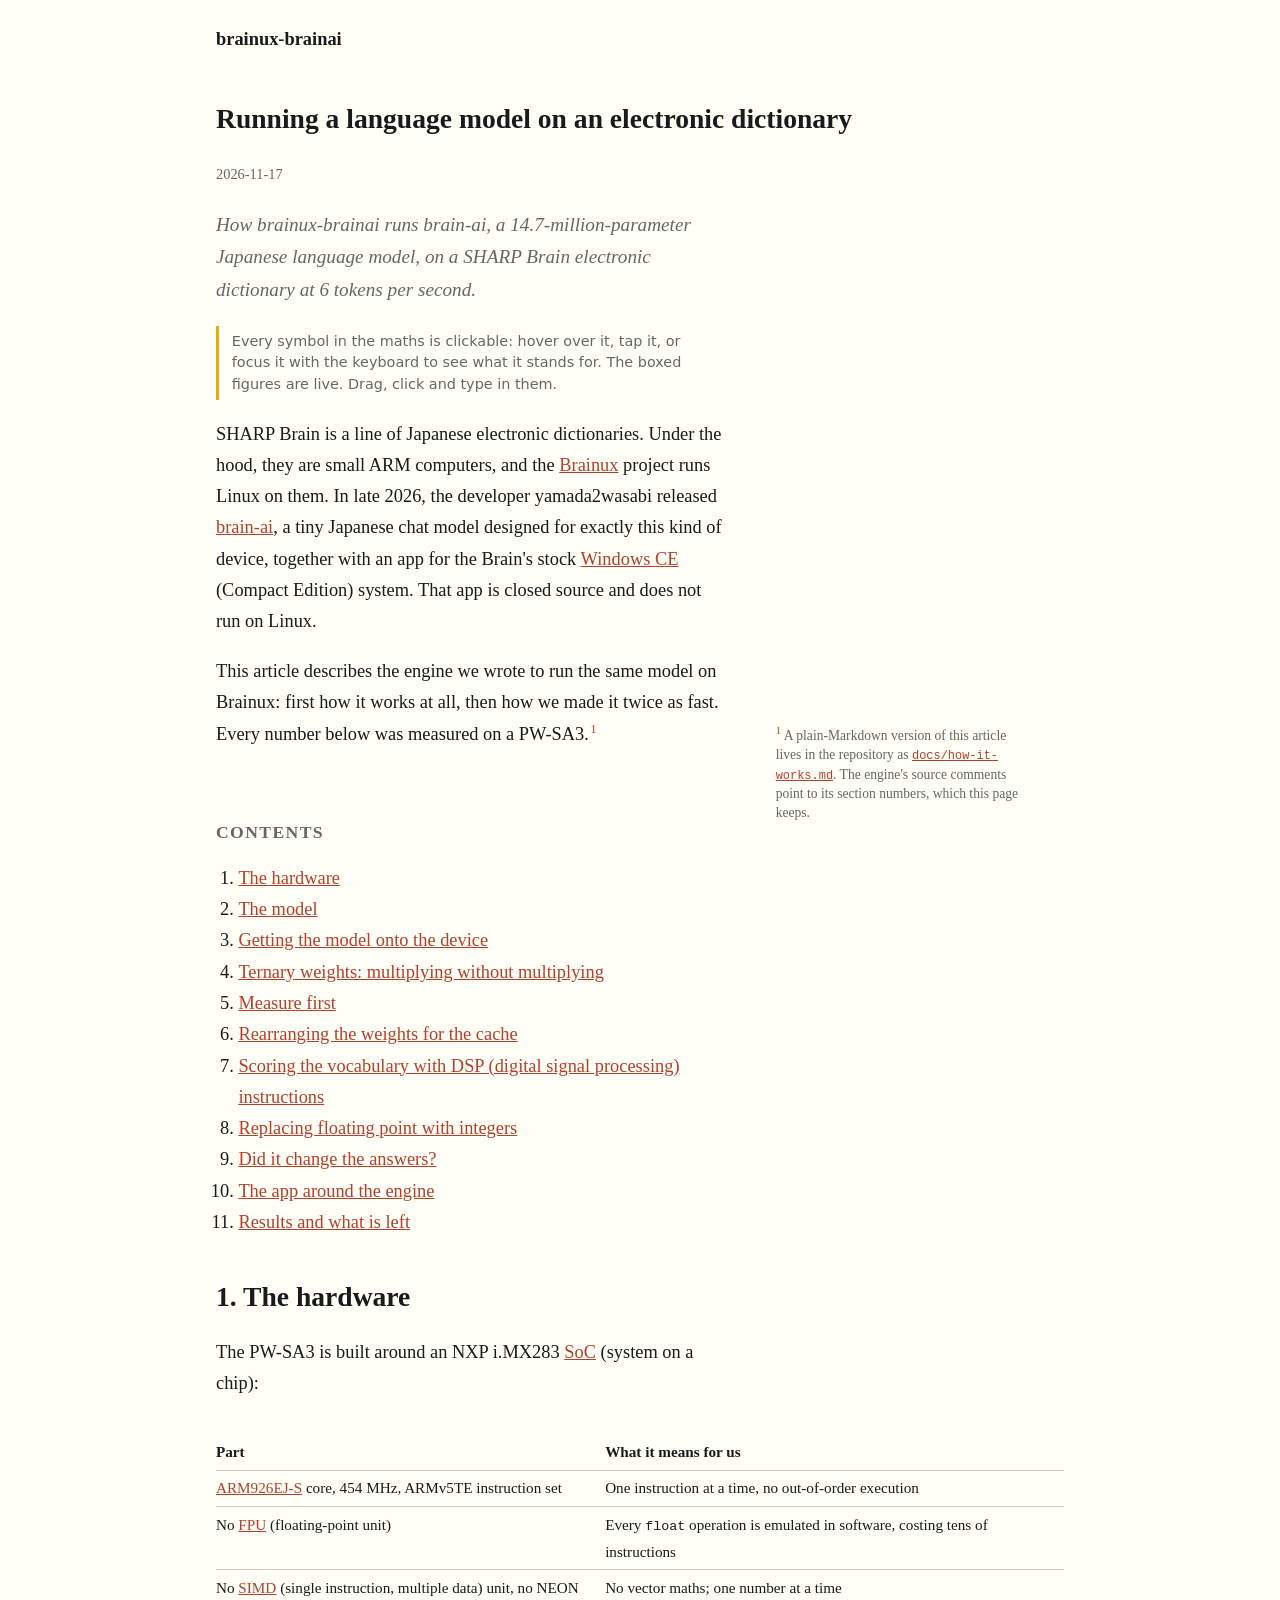
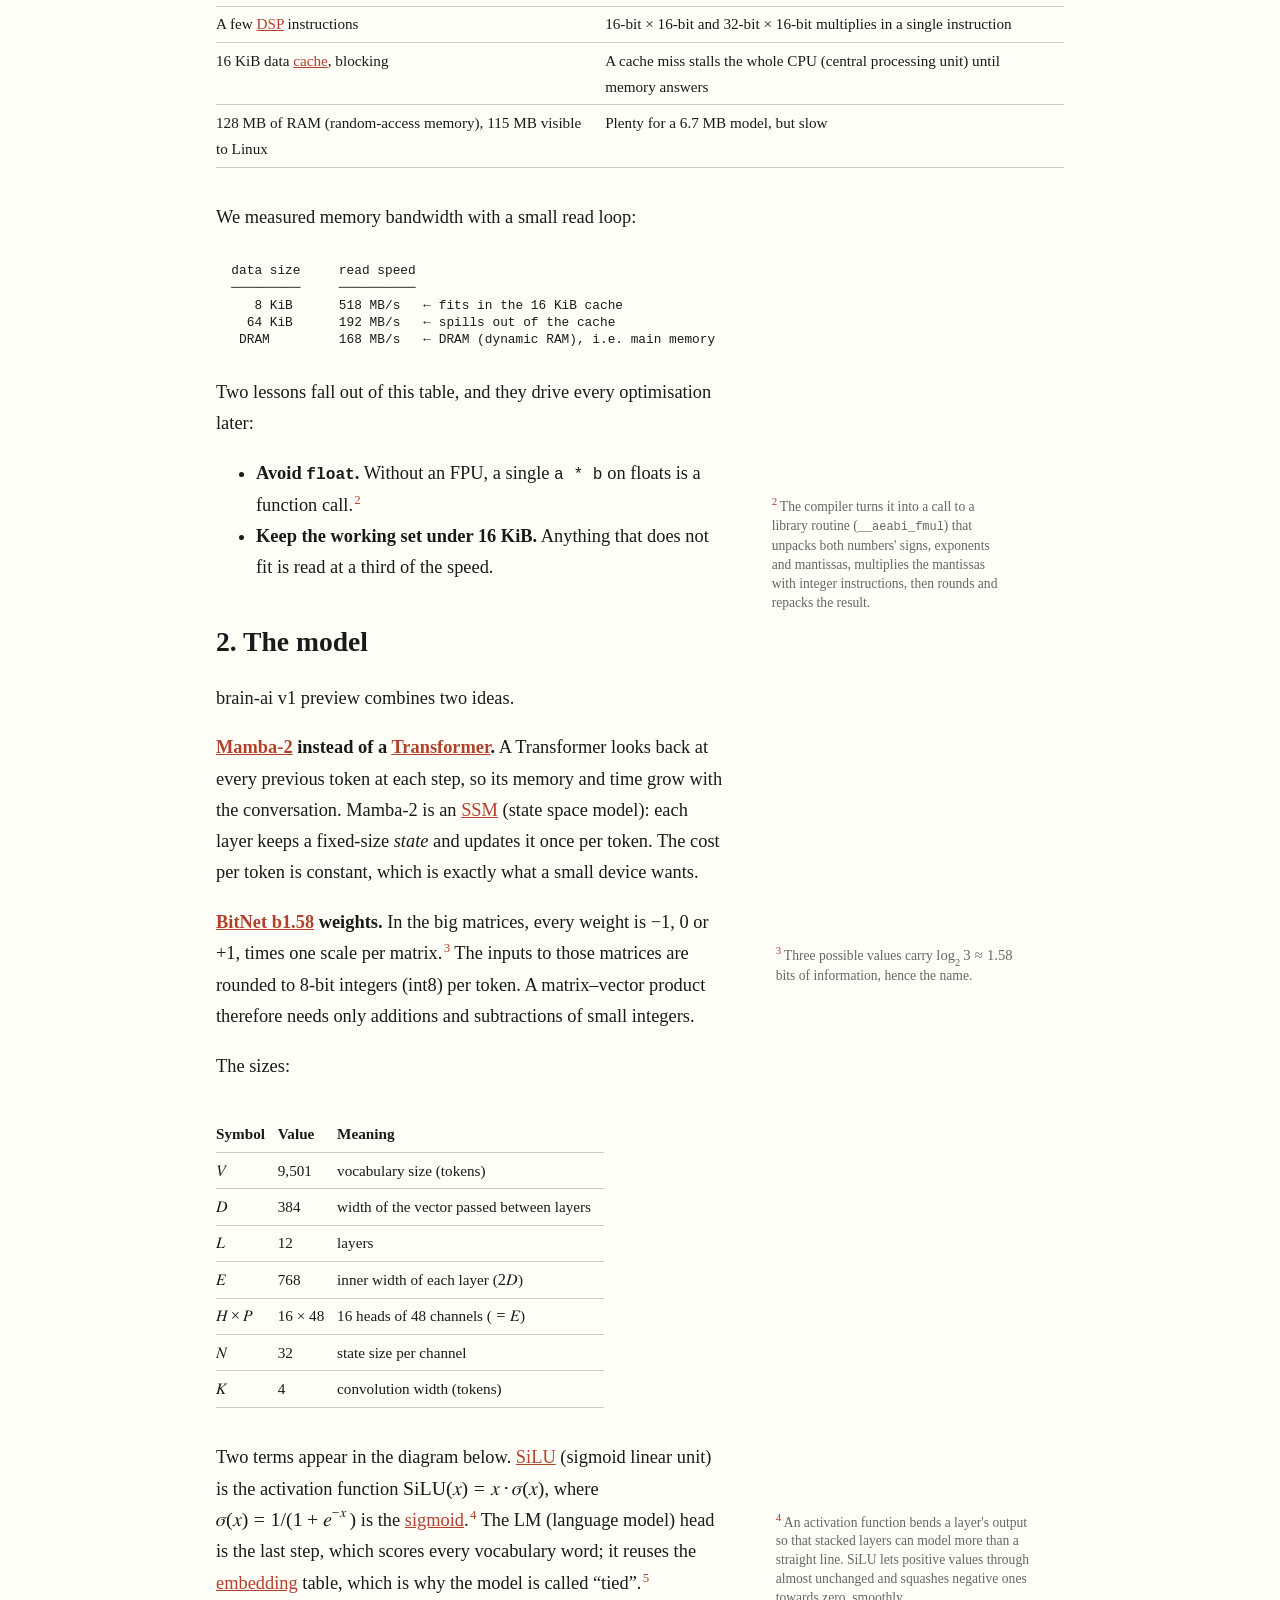
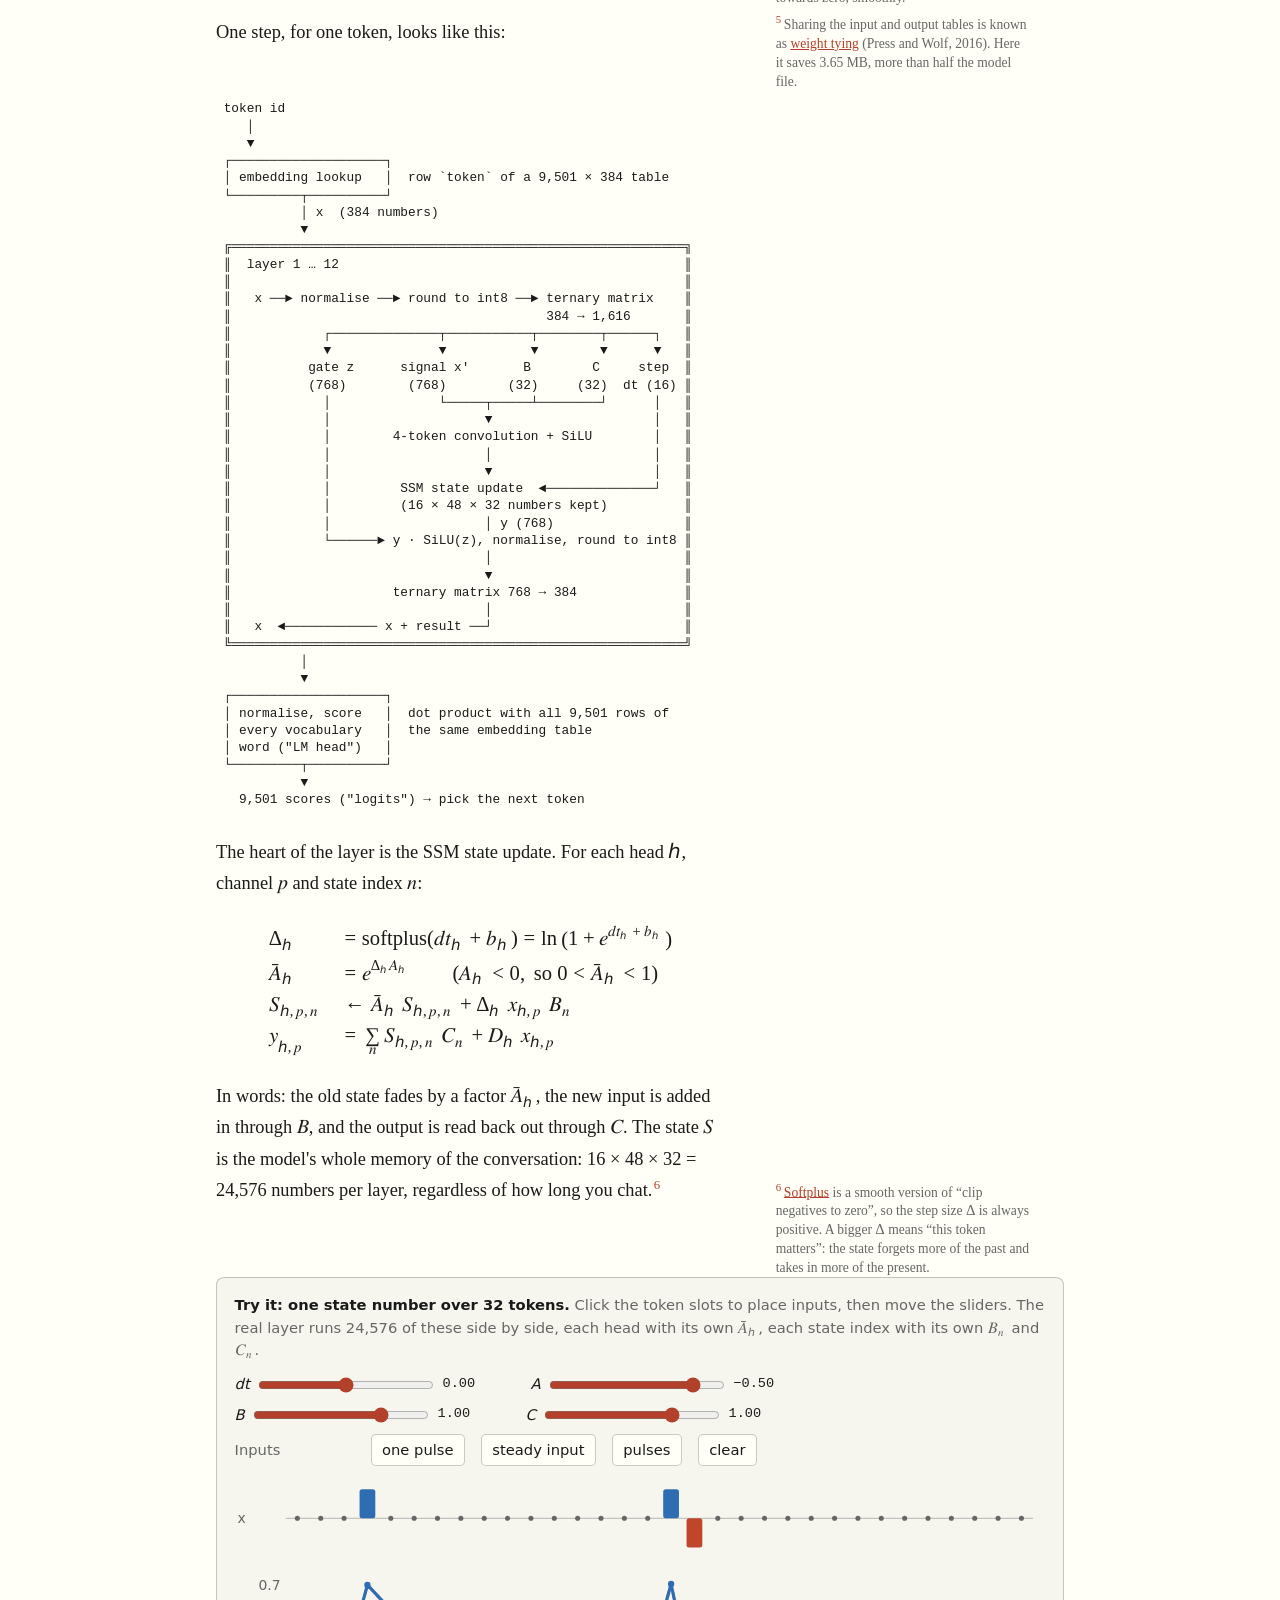
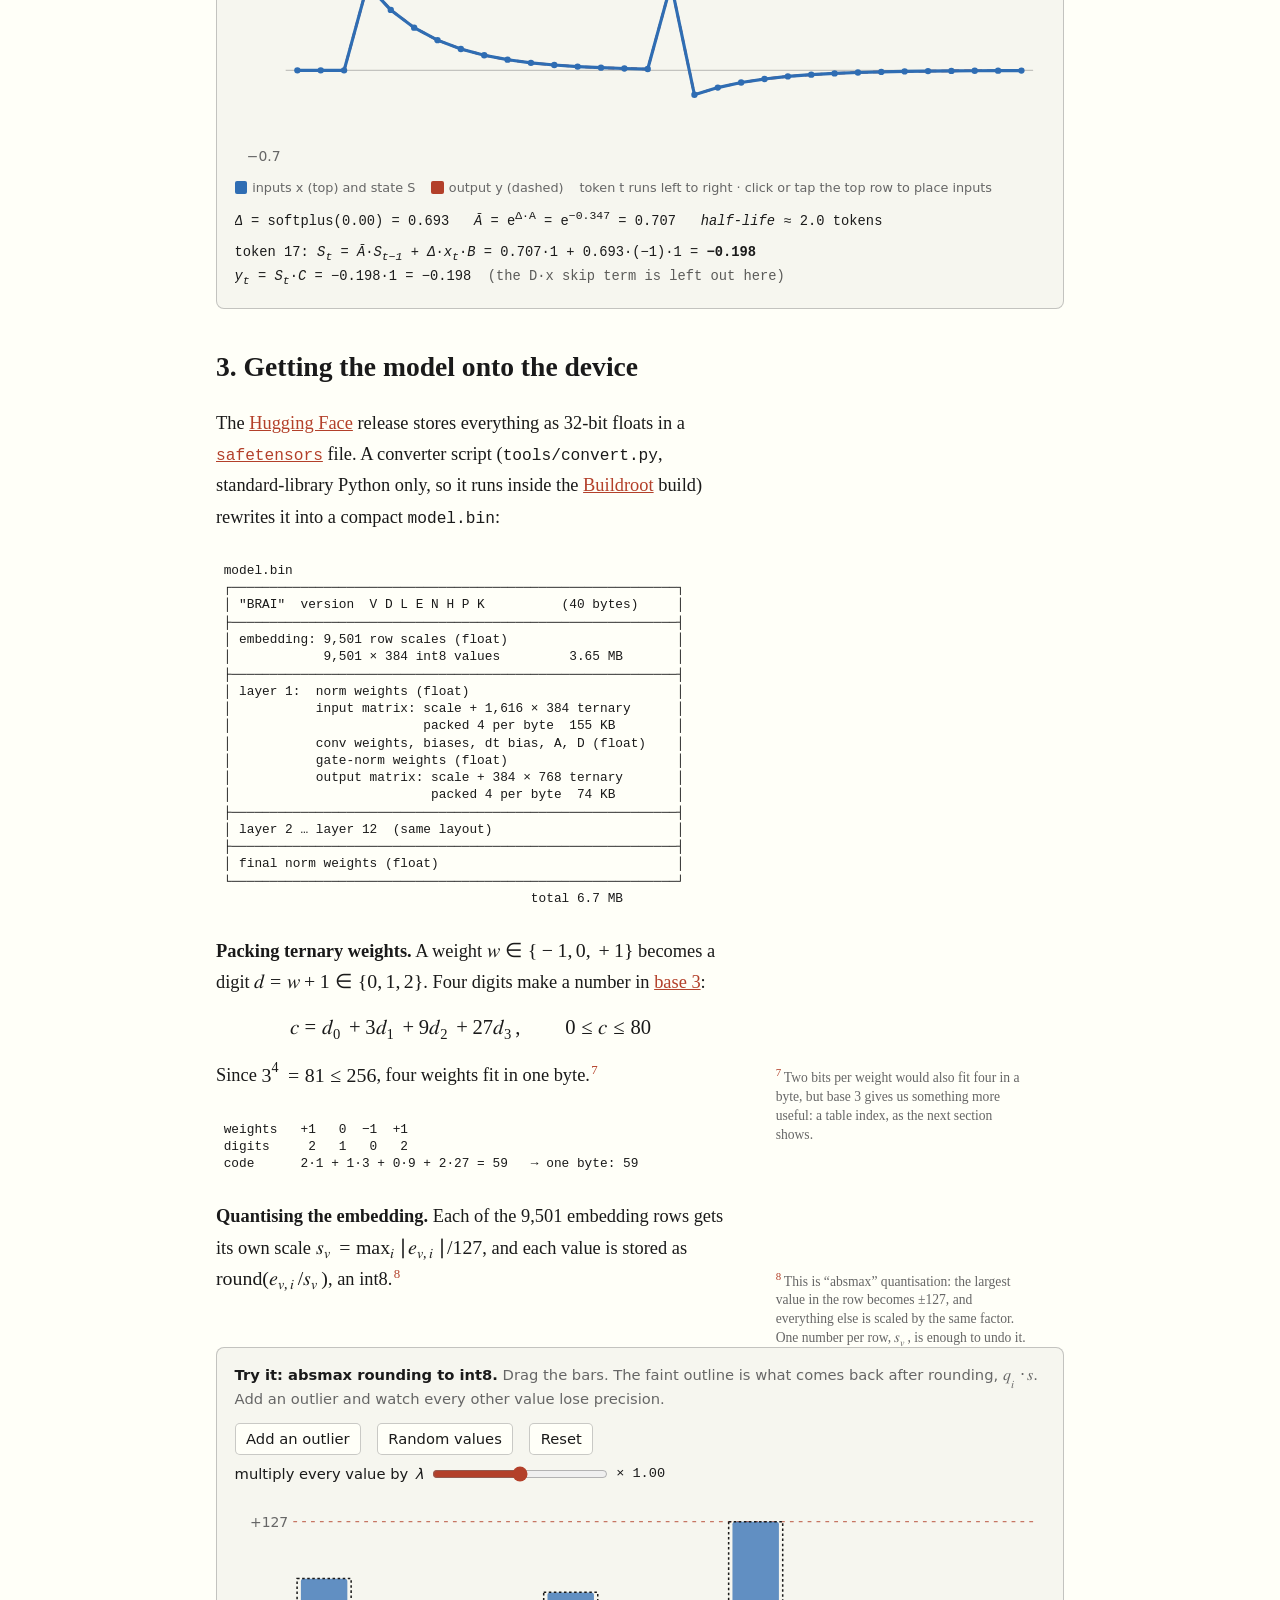
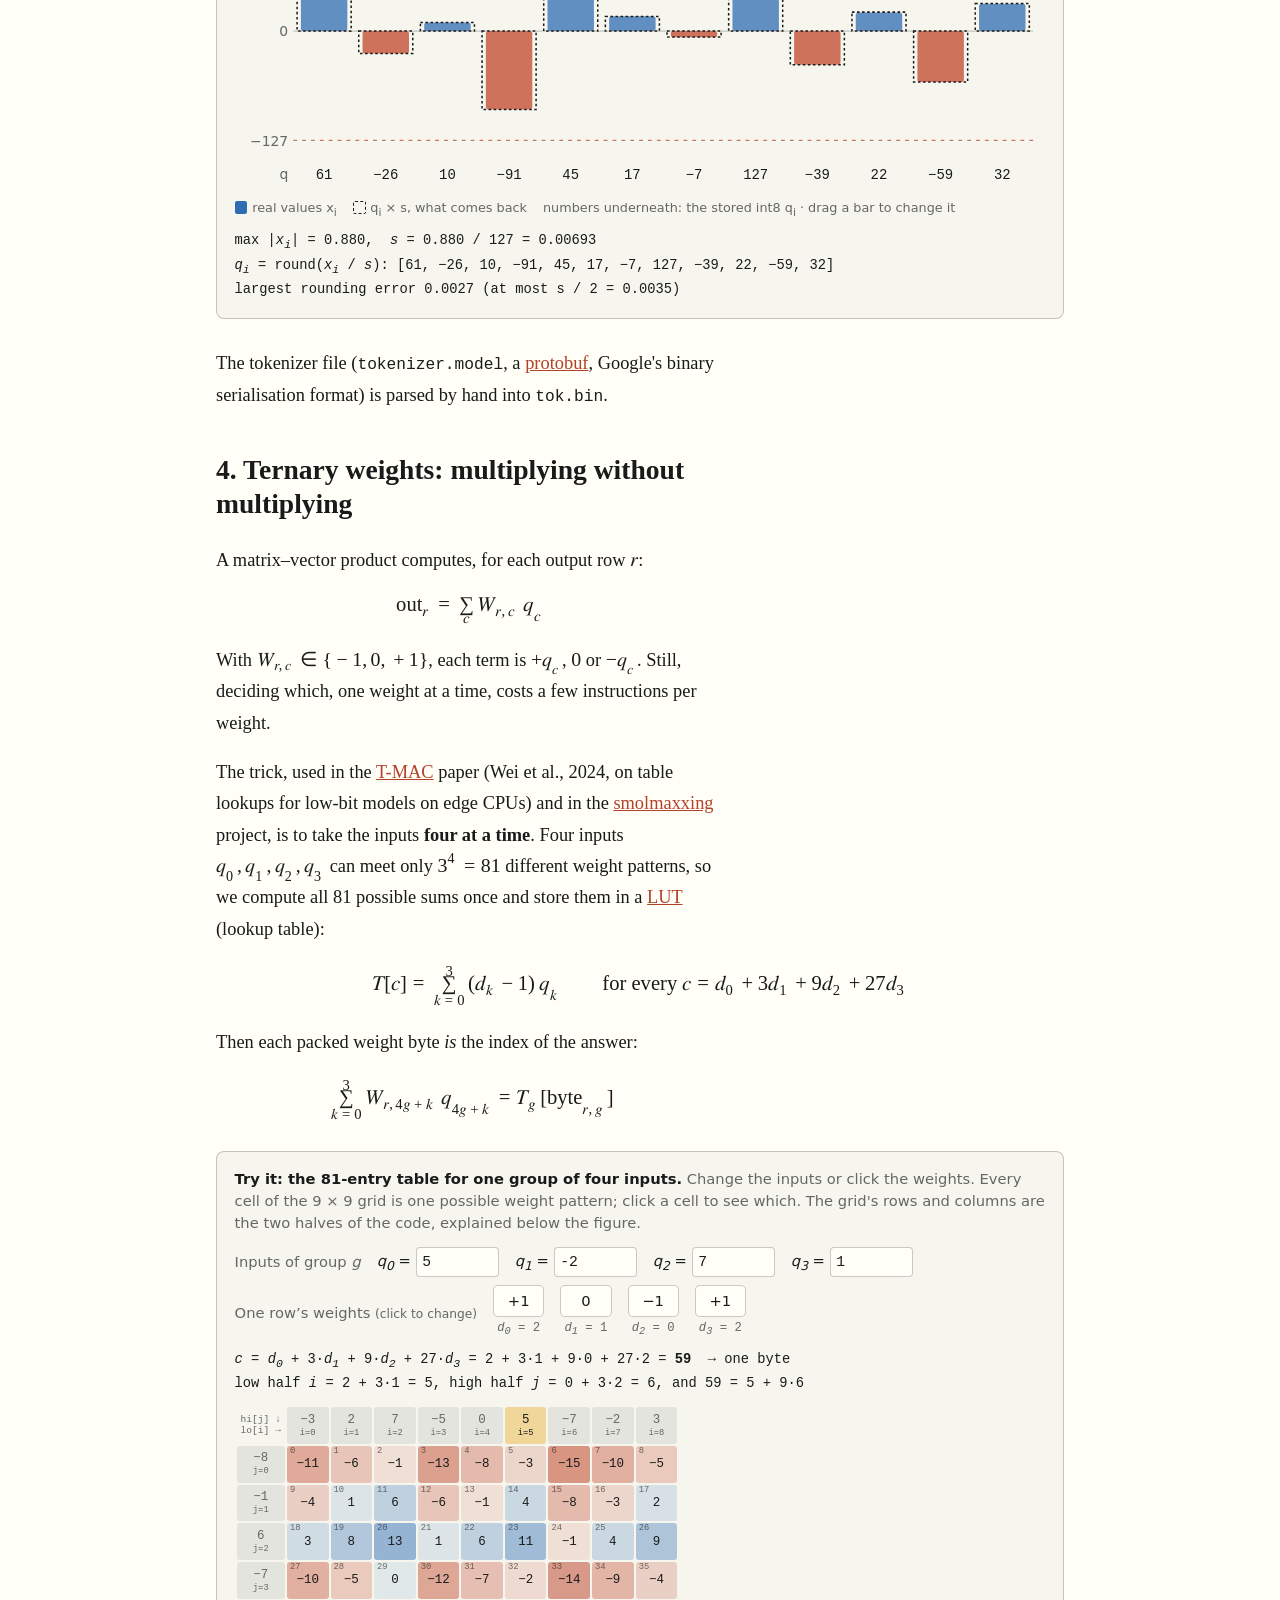
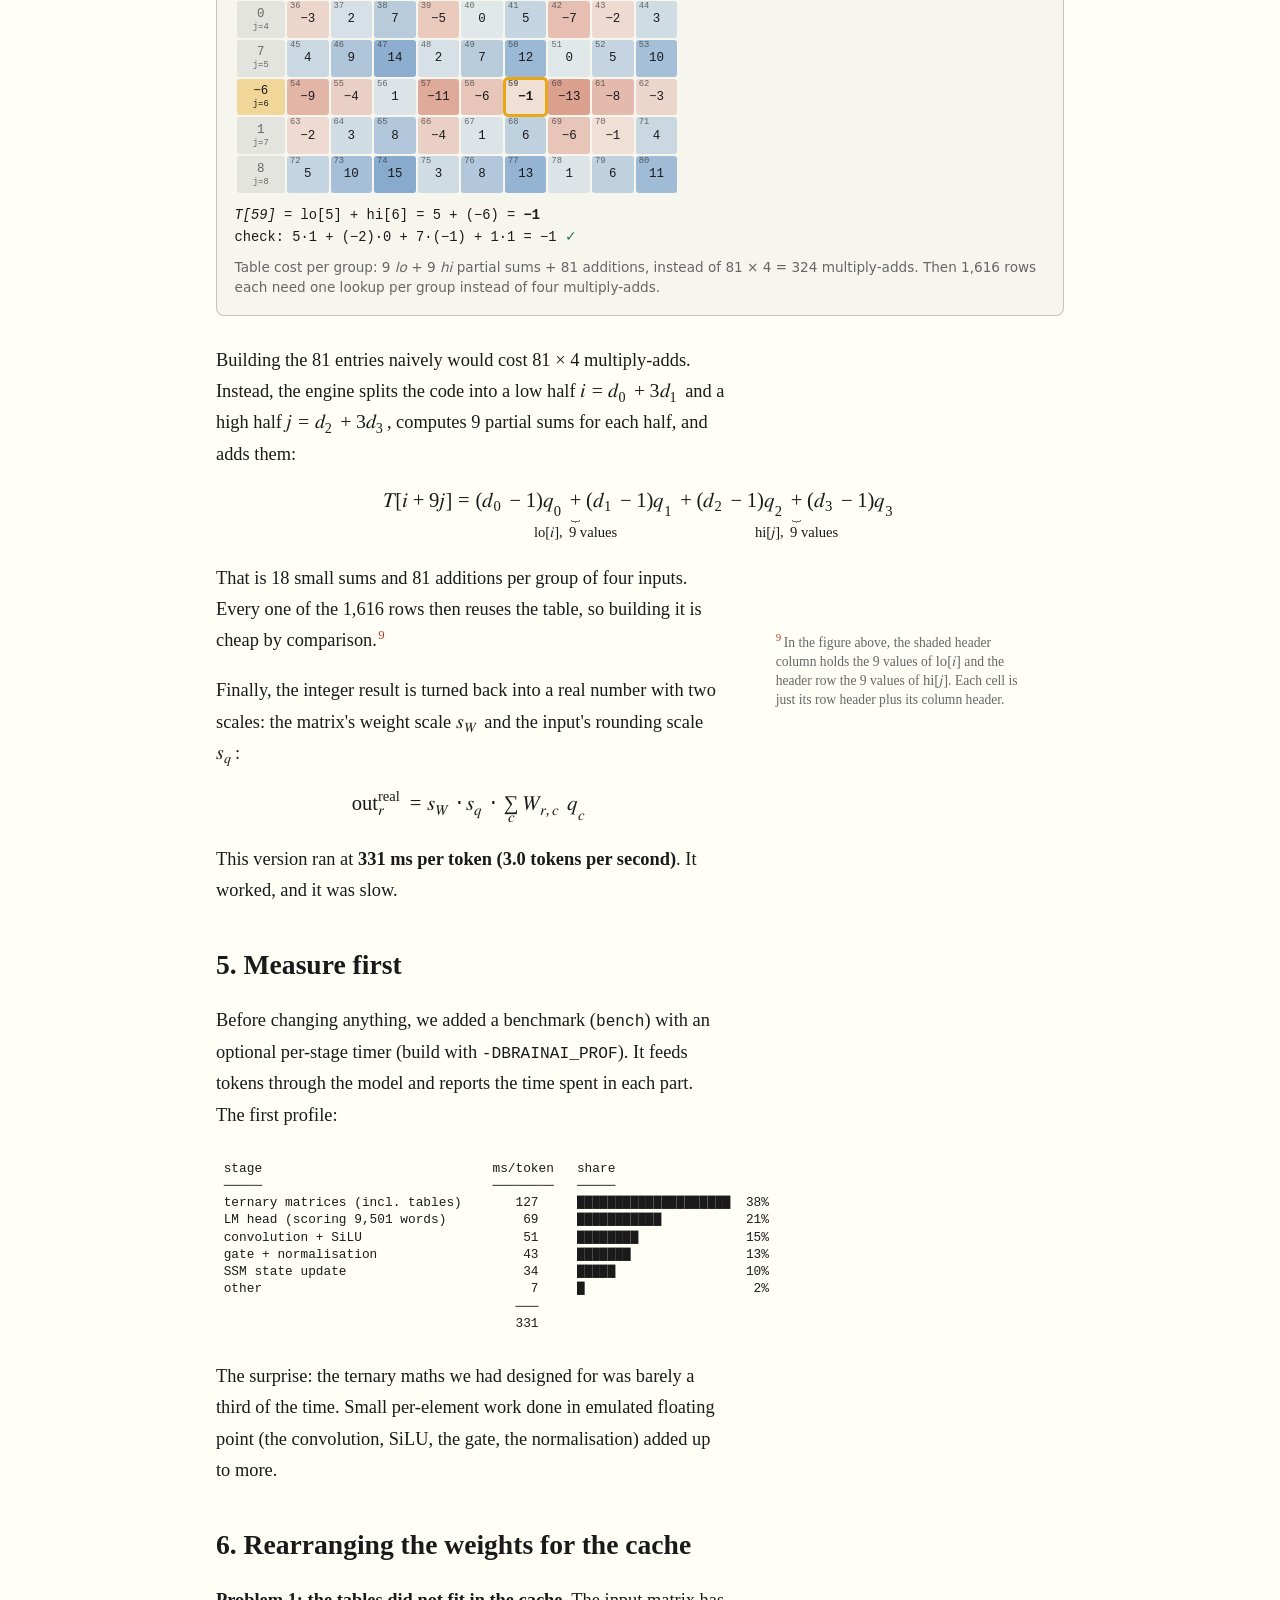
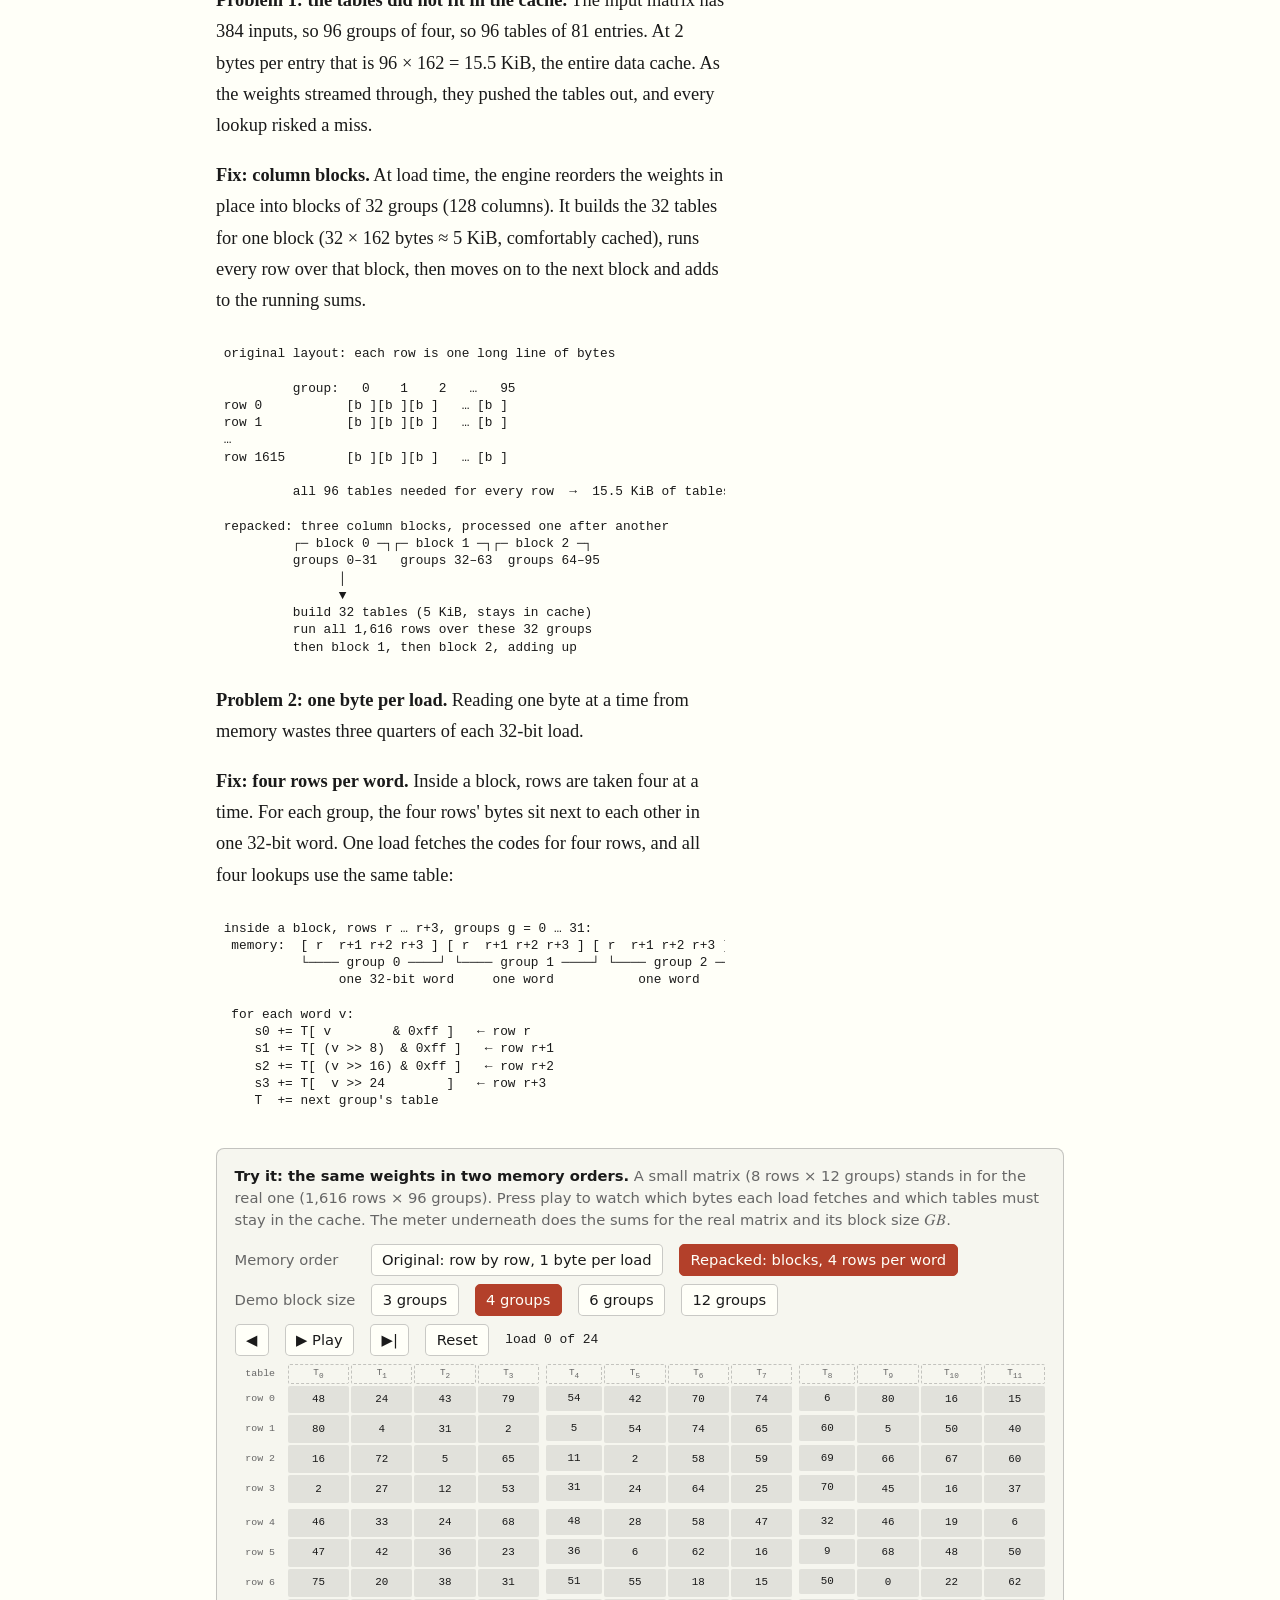
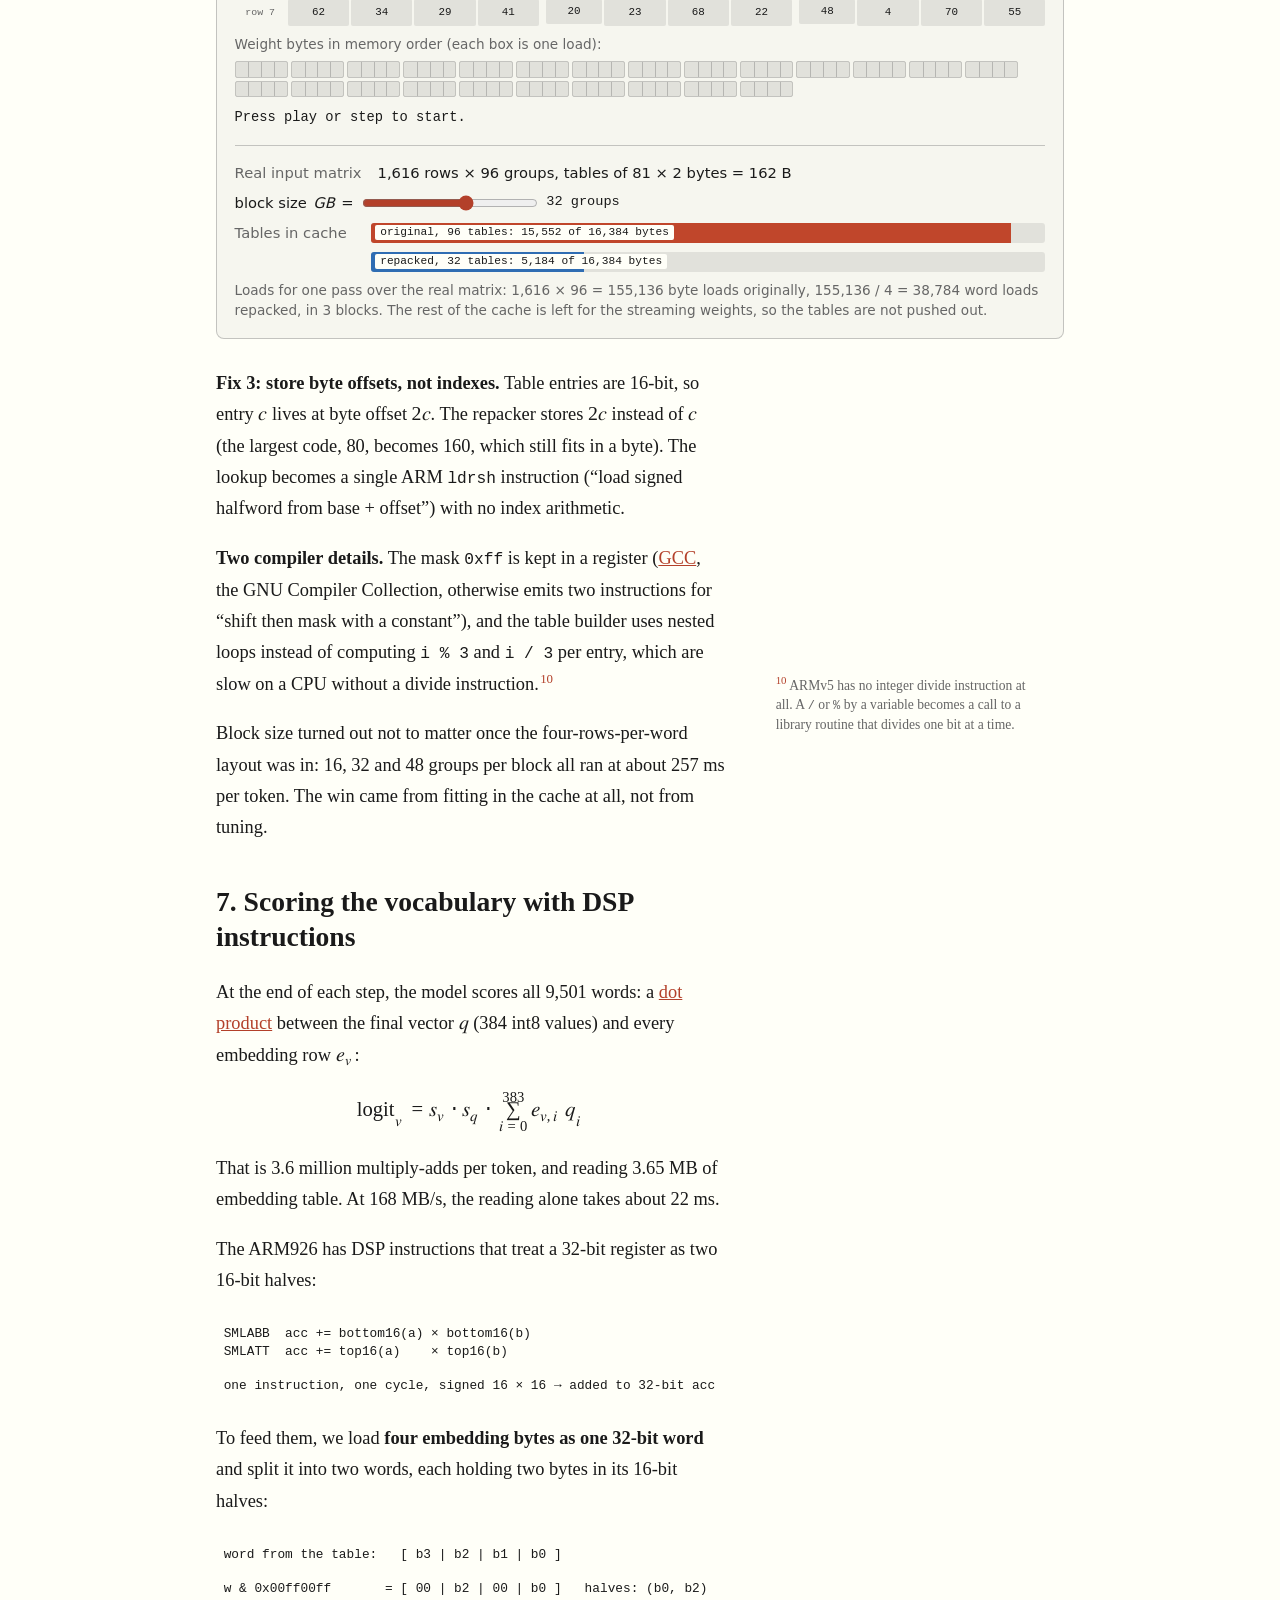
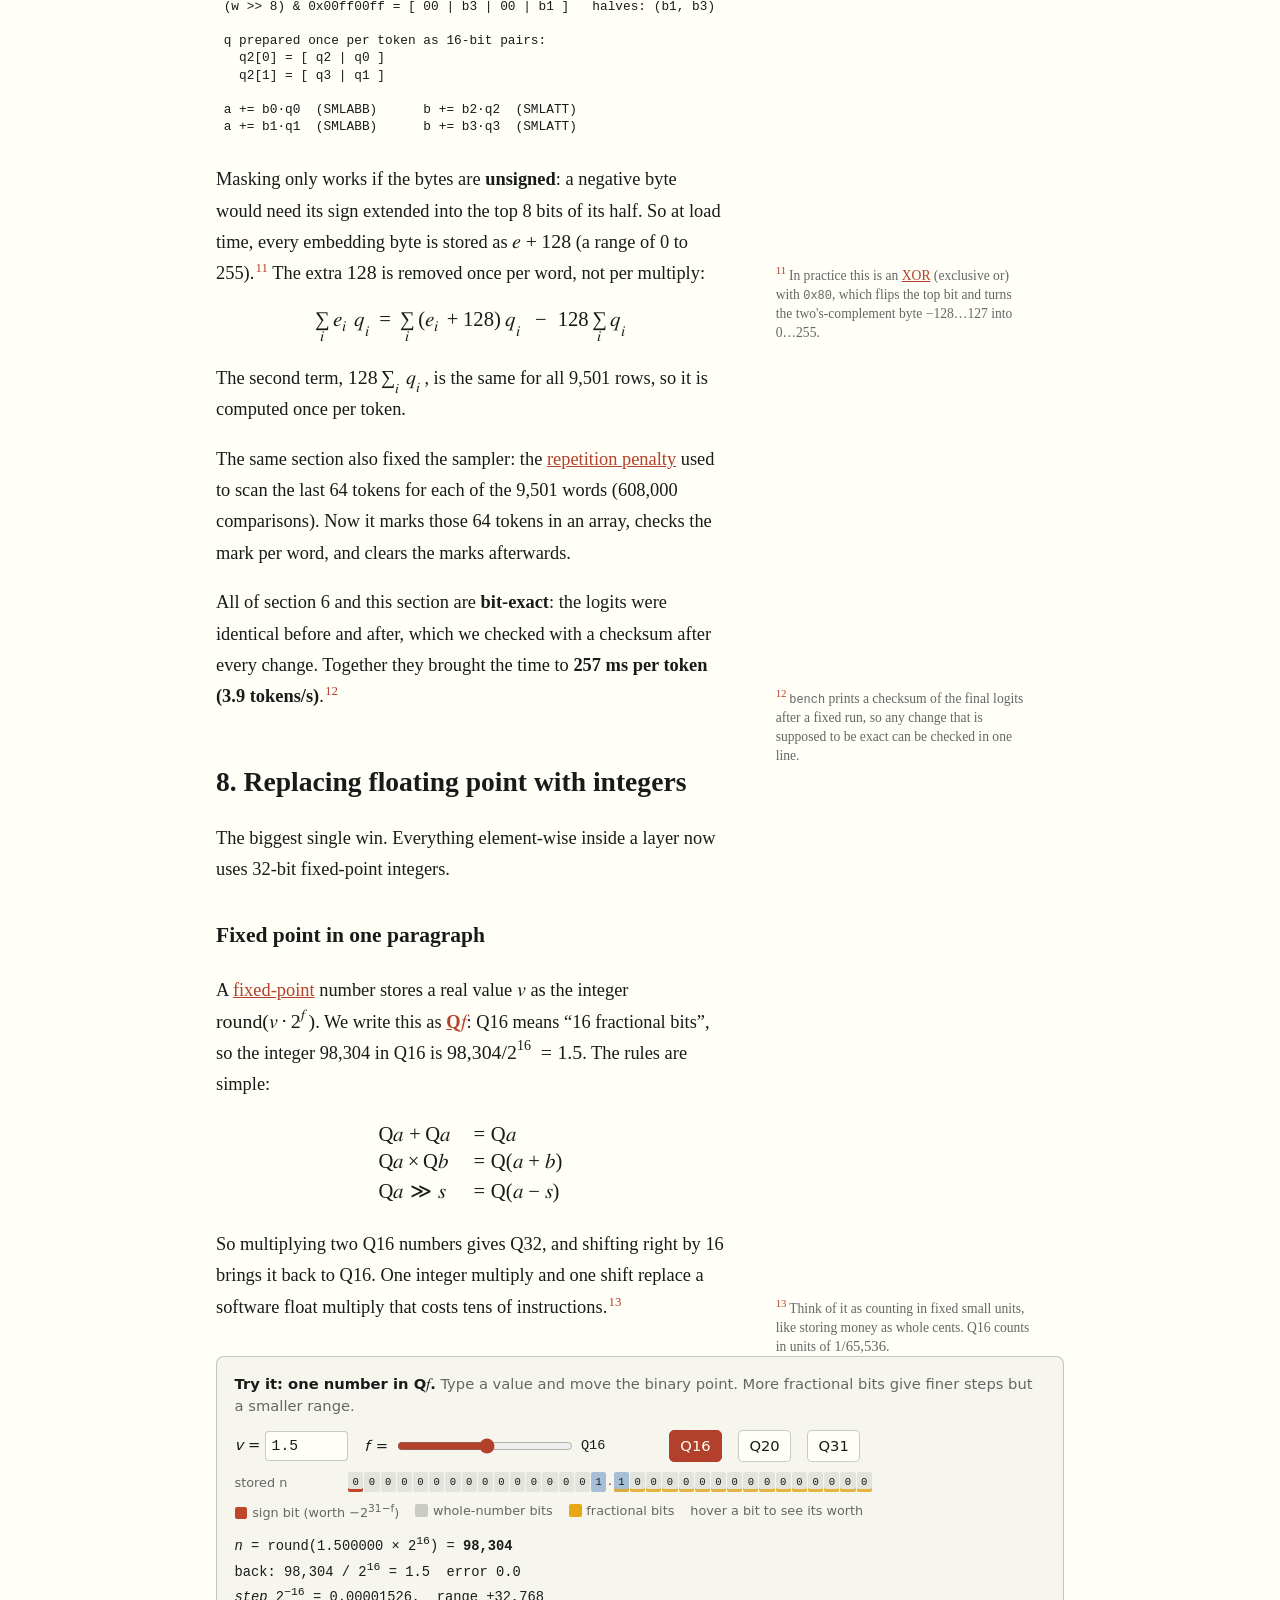
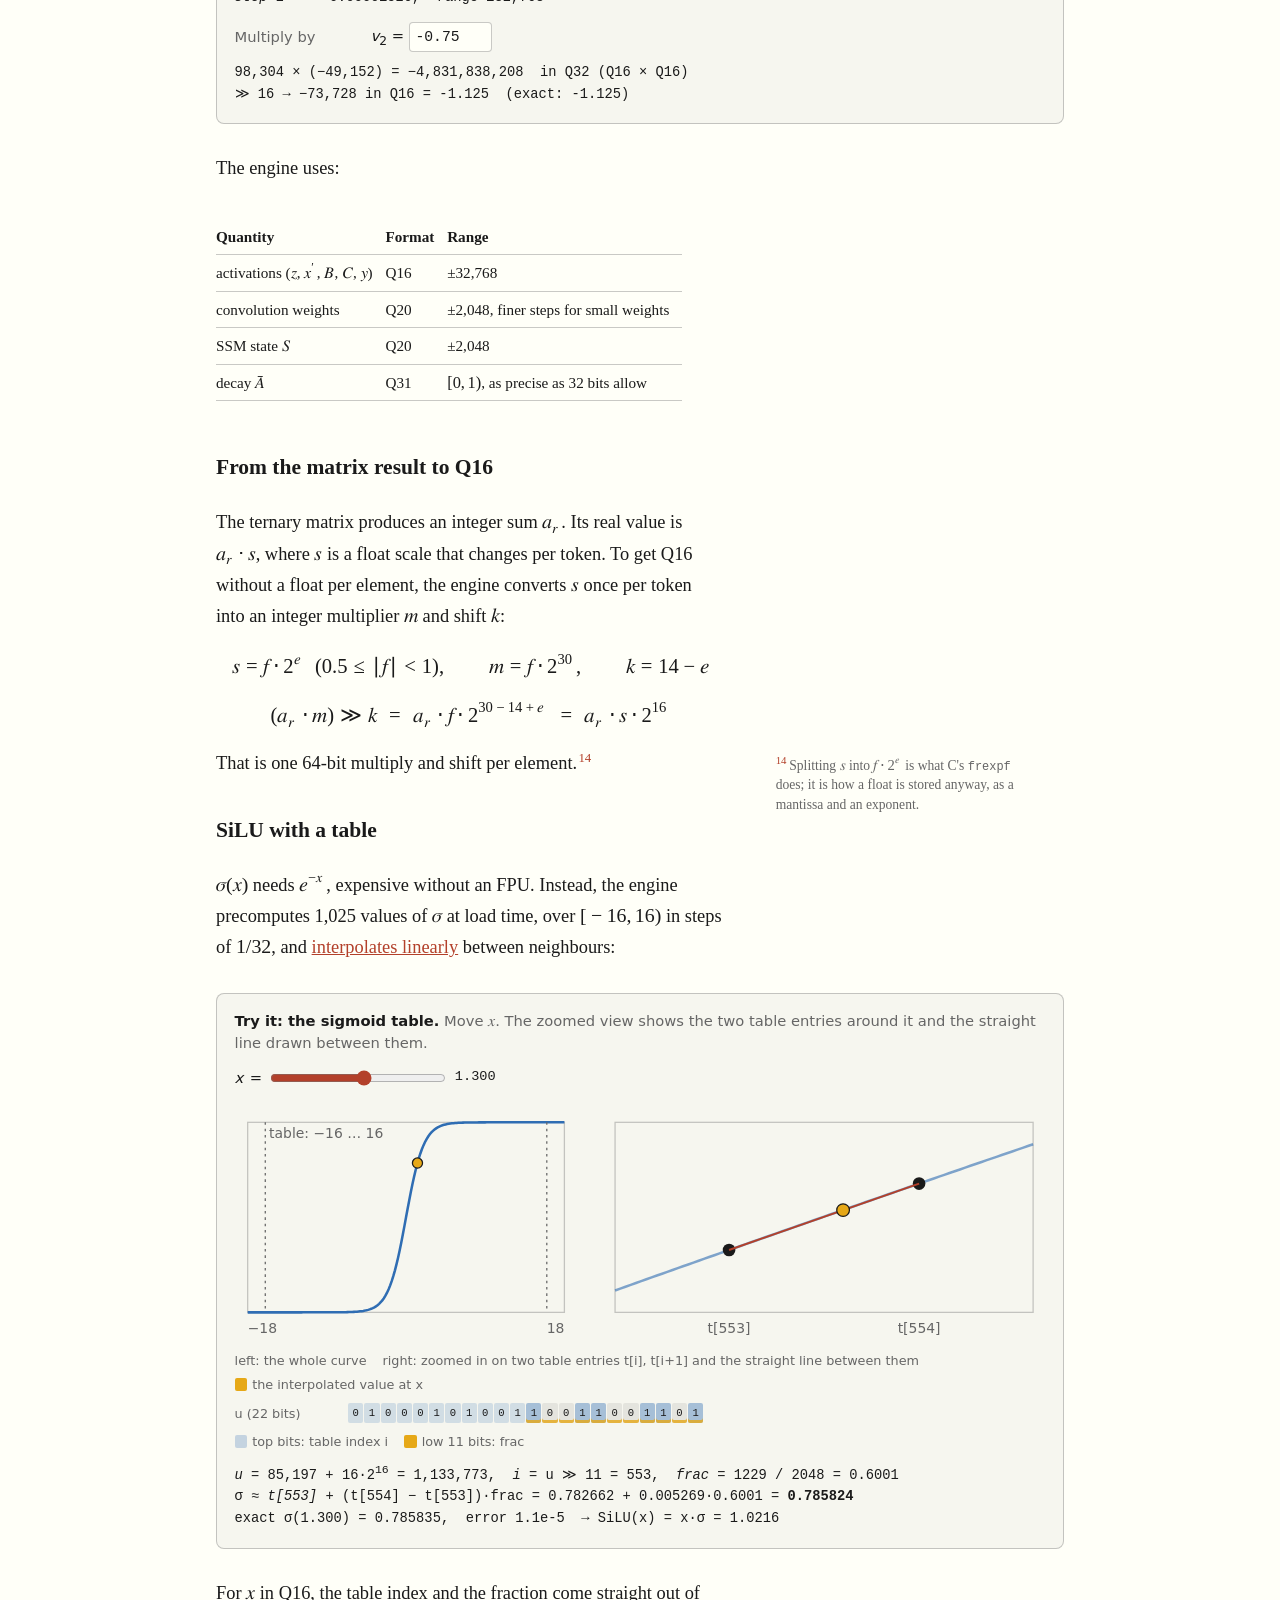
<file: docs/index.html>
<!doctype html>
<html lang="en">
  <head>
    <meta charset="utf-8" />
    <meta name="viewport" content="width=device-width, initial-scale=1" />
    <title>Running a language model on an electronic dictionary</title>
    <meta name="description" content="How brainux-brainai runs brain-ai, a 14.7-million-parameter Japanese language model, on a SHARP Brain electronic dictionary at 6 tokens per second." />
    <meta name="color-scheme" content="light dark" />
    <link rel="stylesheet" href="assets/site.css" />
    <link rel="stylesheet" href="assets/explainer.css" />
  </head>
  <body>
    <header class="site"><a href="https://github.com/tslmy/brainux-brainai">brainux-brainai</a></header>
    <article>
      <h1>Running a language model on an electronic dictionary</h1>
      <time datetime="2026-11-17">2026-11-17</time>
      <div class="prose brainai-explainer">
<p class="lede"><em>How brainux-brainai runs brain-ai, a 14.7-million-parameter Japanese language model, on a SHARP Brain electronic dictionary at 6 tokens per second.</em></p>

<p class="reading-guide">Every symbol in the maths is clickable: hover over it, tap it, or focus it with the keyboard to see what it stands for. The boxed figures are live. Drag, click and type in them.</p>

<p>SHARP Brain is a line of Japanese electronic dictionaries. Under the hood, they are small ARM computers, and the <a href="https://github.com/brain-hackers/buildbrain">Brainux</a> project runs Linux on them. In late 2026, the developer yamada2wasabi released <a href="https://huggingface.co/yamada2wasabi/brain-ai-v1-preview">brain-ai</a>, a tiny Japanese chat model designed for exactly this kind of device, together with an app for the Brain's stock <a href="https://en.wikipedia.org/wiki/Windows_Embedded_Compact">Windows CE</a> (Compact Edition) system. That app is closed source and does not run on Linux.</p>

<p>This article describes the engine we wrote to run the same model on Brainux: first how it works at all, then how we made it twice as fast. Every number below was measured on a PW-SA3.<span class="sidenote-wrap"><label for="sn-1" class="sidenote-number"></label><input type="checkbox" id="sn-1" class="sidenote-toggle"><span class="sidenote">A plain-Markdown version of this article lives in the repository as <a href="https://github.com/tslmy/brainux-brainai/blob/main/docs/how-it-works.md"><code>docs/how-it-works.md</code></a>. The engine's source comments point to its section numbers, which this page keeps.</span></span></p>

<nav class="toc" aria-label="Contents">
<h2 id="contents">Contents</h2>
<ol>
<li><a href="#1-the-hardware">The hardware</a></li>
<li><a href="#2-the-model">The model</a></li>
<li><a href="#3-getting-the-model-onto-the-device">Getting the model onto the device</a></li>
<li><a href="#4-ternary-weights-multiplying-without-multiplying">Ternary weights: multiplying without multiplying</a></li>
<li><a href="#5-measure-first">Measure first</a></li>
<li><a href="#6-rearranging-the-weights-for-the-cache">Rearranging the weights for the cache</a></li>
<li><a href="#7-scoring-the-vocabulary-with-dsp-instructions">Scoring the vocabulary with DSP (digital signal processing) instructions</a></li>
<li><a href="#8-replacing-floating-point-with-integers">Replacing floating point with integers</a></li>
<li><a href="#9-did-it-change-the-answers">Did it change the answers?</a></li>
<li><a href="#10-the-app-around-the-engine">The app around the engine</a></li>
<li><a href="#11-results-and-what-is-left">Results and what is left</a></li>
</ol>
</nav>

<section data-sec="1">
<h2 id="1-the-hardware">1. The hardware</h2>

<p>The PW-SA3 is built around an NXP i.MX283 <a href="https://en.wikipedia.org/wiki/System_on_a_chip">SoC</a> (system on a chip):</p>

<div class="wide"><table>
<thead><tr><th>Part</th><th>What it means for us</th></tr></thead>
<tbody>
<tr><td><a href="https://en.wikipedia.org/wiki/ARM9">ARM926EJ-S</a> core, 454 MHz, ARMv5TE instruction set</td><td>One instruction at a time, no out-of-order execution</td></tr>
<tr><td>No <a href="https://en.wikipedia.org/wiki/Floating-point_unit">FPU</a> (floating-point unit)</td><td>Every <code>float</code> operation is emulated in software, costing tens of instructions</td></tr>
<tr><td>No <a href="https://en.wikipedia.org/wiki/Single_instruction,_multiple_data">SIMD</a> (single instruction, multiple data) unit, no NEON</td><td>No vector maths; one number at a time</td></tr>
<tr><td>A few <a href="https://en.wikipedia.org/wiki/Digital_signal_processor">DSP</a> instructions</td><td>16-bit × 16-bit and 32-bit × 16-bit multiplies in a single instruction</td></tr>
<tr><td>16 KiB data <a href="https://en.wikipedia.org/wiki/CPU_cache">cache</a>, blocking</td><td>A cache miss stalls the whole CPU (central processing unit) until memory answers</td></tr>
<tr><td>128 MB of RAM (random-access memory), 115 MB visible to Linux</td><td>Plenty for a 6.7 MB model, but slow</td></tr>
</tbody>
</table></div>

<p>We measured memory bandwidth with a small read loop:</p>

<pre class="diagram">
  data size     read speed
  ─────────     ──────────
     8 KiB      518 MB/s   ← fits in the 16 KiB cache
    64 KiB      192 MB/s   ← spills out of the cache
   DRAM         168 MB/s   ← DRAM (dynamic RAM), i.e. main memory
</pre>

<p>Two lessons fall out of this table, and they drive every optimisation later:</p>

<ul>
<li><strong>Avoid <code>float</code>.</strong> Without an FPU, a single <code>a * b</code> on floats is a function call.<span class="sidenote-wrap"><label for="sn-2" class="sidenote-number"></label><input type="checkbox" id="sn-2" class="sidenote-toggle"><span class="sidenote">The compiler turns it into a call to a library routine (<code>__aeabi_fmul</code>) that unpacks both numbers' signs, exponents and mantissas, multiplies the mantissas with integer instructions, then rounds and repacks the result.</span></span></li>
<li><strong>Keep the working set under 16 KiB.</strong> Anything that does not fit is read at a third of the speed.</li>
</ul>
</section>

<section data-sec="2">
<h2 id="2-the-model">2. The model</h2>

<p>brain-ai v1 preview combines two ideas.</p>

<p><strong><a href="https://huggingface.co/docs/transformers/en/model_doc/mamba2">Mamba-2</a> instead of a <a href="https://en.wikipedia.org/wiki/Transformer_(deep_learning_architecture)">Transformer</a>.</strong> A Transformer looks back at every previous token at each step, so its memory and time grow with the conversation. Mamba-2 is an <a href="https://www.ibm.com/think/topics/state-space-model">SSM</a> (state space model): each layer keeps a fixed-size <em>state</em> and updates it once per token. The cost per token is constant, which is exactly what a small device wants.</p>

<p><strong><a href="https://en.wikipedia.org/wiki/1.58-bit_large_language_model">BitNet b1.58</a> weights.</strong> In the big matrices, every weight is −1, 0 or +1, times one scale per matrix.<span class="sidenote-wrap"><label for="sn-3" class="sidenote-number"></label><input type="checkbox" id="sn-3" class="sidenote-toggle"><span class="sidenote">Three possible values carry <span class="katex"><math xmlns="http://www.w3.org/1998/Math/MathML"><semantics><mrow><msub><mrow><mi>log</mi><mo>⁡</mo></mrow><mn>2</mn></msub><mn>3</mn><mo>≈</mo><mn>1.58</mn></mrow><annotation encoding="application/x-tex">\log_2 3 \approx 1.58</annotation></semantics></math></span> bits of information, hence the name.</span></span> The inputs to those matrices are rounded to 8-bit integers (int8) per token. A matrix–vector product therefore needs only additions and subtractions of small integers.</p>

<p>The sizes:</p>

<div class="wide"><table>
<thead><tr><th>Symbol</th><th>Value</th><th>Meaning</th></tr></thead>
<tbody>
<tr><td><span class="katex"><math xmlns="http://www.w3.org/1998/Math/MathML"><semantics><mrow><mi>V</mi></mrow><annotation encoding="application/x-tex">V</annotation></semantics></math></span></td><td>9,501</td><td>vocabulary size (tokens)</td></tr>
<tr><td><span class="katex"><math xmlns="http://www.w3.org/1998/Math/MathML"><semantics><mrow><mi>D</mi></mrow><annotation encoding="application/x-tex">D</annotation></semantics></math></span></td><td>384</td><td>width of the vector passed between layers</td></tr>
<tr><td><span class="katex"><math xmlns="http://www.w3.org/1998/Math/MathML"><semantics><mrow><mi>L</mi></mrow><annotation encoding="application/x-tex">L</annotation></semantics></math></span></td><td>12</td><td>layers</td></tr>
<tr><td><span class="katex"><math xmlns="http://www.w3.org/1998/Math/MathML"><semantics><mrow><mi>E</mi></mrow><annotation encoding="application/x-tex">E</annotation></semantics></math></span></td><td>768</td><td>inner width of each layer <span class="bx-nowrap">(<span class="katex"><math xmlns="http://www.w3.org/1998/Math/MathML"><semantics><mrow><mn>2</mn><mi>D</mi></mrow><annotation encoding="application/x-tex">2D</annotation></semantics></math></span>)</span></td></tr>
<tr><td><span class="katex"><math xmlns="http://www.w3.org/1998/Math/MathML"><semantics><mrow><mi>H</mi><mo>×</mo><mi>P</mi></mrow><annotation encoding="application/x-tex">H \times P</annotation></semantics></math></span></td><td>16 × 48</td><td>16 heads of 48 channels <span class="bx-nowrap">(<span class="katex"><math xmlns="http://www.w3.org/1998/Math/MathML"><semantics><mrow><mo>=</mo><mi>E</mi></mrow><annotation encoding="application/x-tex">= E</annotation></semantics></math></span>)</span></td></tr>
<tr><td><span class="katex"><math xmlns="http://www.w3.org/1998/Math/MathML"><semantics><mrow><mi>N</mi></mrow><annotation encoding="application/x-tex">N</annotation></semantics></math></span></td><td>32</td><td>state size per channel</td></tr>
<tr><td><span class="katex"><math xmlns="http://www.w3.org/1998/Math/MathML"><semantics><mrow><mi>K</mi></mrow><annotation encoding="application/x-tex">K</annotation></semantics></math></span></td><td>4</td><td>convolution width (tokens)</td></tr>
</tbody>
</table></div>

<p>Two terms appear in the diagram below. <a href="https://en.wikipedia.org/wiki/Swish_function">SiLU</a> (sigmoid linear unit) is the activation function <span class="bx-nowrap"><span class="katex"><math xmlns="http://www.w3.org/1998/Math/MathML"><semantics><mrow><mi mathvariant="normal">SiLU</mi><mo>⁡</mo><mo stretchy="false">(</mo><mi>x</mi><mo stretchy="false">)</mo><mo>=</mo><mi>x</mi><mo>⋅</mo><mi>σ</mi><mo stretchy="false">(</mo><mi>x</mi><mo stretchy="false">)</mo></mrow><annotation encoding="application/x-tex">\operatorname{SiLU}(x) = x \cdot \sigma(x)</annotation></semantics></math></span>,</span> where <span class="katex"><math xmlns="http://www.w3.org/1998/Math/MathML"><semantics><mrow><mi>σ</mi><mo stretchy="false">(</mo><mi>x</mi><mo stretchy="false">)</mo><mo>=</mo><mn>1</mn><mi mathvariant="normal">/</mi><mo stretchy="false">(</mo><mn>1</mn><mo>+</mo><msup><mi>e</mi><mrow><mo>−</mo><mi>x</mi></mrow></msup><mo stretchy="false">)</mo></mrow><annotation encoding="application/x-tex">\sigma(x) = 1 / (1 + e^{-x})</annotation></semantics></math></span> is the <a href="https://en.wikipedia.org/wiki/Sigmoid_function">sigmoid</a>.<span class="sidenote-wrap"><label for="sn-4" class="sidenote-number"></label><input type="checkbox" id="sn-4" class="sidenote-toggle"><span class="sidenote">An activation function bends a layer's output so that stacked layers can model more than a straight line. SiLU lets positive values through almost unchanged and squashes negative ones towards zero, smoothly.</span></span> The LM (language model) head is the last step, which scores every vocabulary word; it reuses the <a href="https://en.wikipedia.org/wiki/Word_embedding">embedding</a> table, which is why the model is called “tied”.<span class="sidenote-wrap"><label for="sn-5" class="sidenote-number"></label><input type="checkbox" id="sn-5" class="sidenote-toggle"><span class="sidenote">Sharing the input and output tables is known as <a href="https://arxiv.org/abs/1608.05859">weight tying</a> (Press and Wolf, 2016). Here it saves 3.65 MB, more than half the model file.</span></span></p>

<p>One step, for one token, looks like this:</p>

<pre class="diagram wide">
 token id
    │
    ▼
 ┌────────────────────┐
 │ embedding lookup   │  row `token` of a 9,501 × 384 table
 └─────────┬──────────┘
           │ x  (384 numbers)
           ▼
 ╔═══════════════════════════════════════════════════════════╗
 ║  layer 1 … 12                                             ║
 ║                                                           ║
 ║   x ──► normalise ──► round to int8 ──► ternary matrix    ║
 ║                                         384 → 1,616       ║
 ║            ┌──────────────┬───────────┬────────┬──────┐   ║
 ║            ▼              ▼           ▼        ▼      ▼   ║
 ║          gate z      signal x'       B        C     step  ║
 ║          (768)        (768)        (32)     (32)  dt (16) ║
 ║            │              └─────┬─────┴────────┘      │   ║
 ║            │                    ▼                     │   ║
 ║            │        4-token convolution + SiLU        │   ║
 ║            │                    │                     │   ║
 ║            │                    ▼                     │   ║
 ║            │         SSM state update  ◄──────────────┘   ║
 ║            │         (16 × 48 × 32 numbers kept)          ║
 ║            │                    │ y (768)                 ║
 ║            └──────► y · SiLU(z), normalise, round to int8 ║
 ║                                 │                         ║
 ║                                 ▼                         ║
 ║                     ternary matrix 768 → 384              ║
 ║                                 │                         ║
 ║   x  ◄──────────── x + result ──┘                         ║
 ╚═══════════════════════════════════════════════════════════╝
           │
           ▼
 ┌────────────────────┐
 │ normalise, score   │  dot product with all 9,501 rows of
 │ every vocabulary   │  the same embedding table
 │ word ("LM head")   │
 └─────────┬──────────┘
           ▼
   9,501 scores ("logits") → pick the next token
</pre>

<p>The heart of the layer is the SSM state update. For each head <span class="bx-nowrap"><span class="katex"><math xmlns="http://www.w3.org/1998/Math/MathML"><semantics><mrow><mi>h</mi></mrow><annotation encoding="application/x-tex">h</annotation></semantics></math></span>,</span> channel <span class="katex"><math xmlns="http://www.w3.org/1998/Math/MathML"><semantics><mrow><mi>p</mi></mrow><annotation encoding="application/x-tex">p</annotation></semantics></math></span> and state index <span class="bx-nowrap"><span class="katex"><math xmlns="http://www.w3.org/1998/Math/MathML"><semantics><mrow><mi>n</mi></mrow><annotation encoding="application/x-tex">n</annotation></semantics></math></span>:</span></p>

<div class="katex-display"><span class="katex"><math xmlns="http://www.w3.org/1998/Math/MathML" display="block"><semantics><mtable rowspacing="0.25em" columnalign="right left" columnspacing="0em"><mtr><mtd><mstyle scriptlevel="0" displaystyle="true"><msub><mi mathvariant="normal">Δ</mi><mi>h</mi></msub></mstyle></mtd><mtd><mstyle scriptlevel="0" displaystyle="true"><mrow><mrow></mrow><mo>=</mo><mi mathvariant="normal">softplus</mi><mo>⁡</mo><mo stretchy="false">(</mo><msub><mrow><mi>d</mi><mi>t</mi></mrow><mi>h</mi></msub><mo>+</mo><msub><mi>b</mi><mi>h</mi></msub><mo stretchy="false">)</mo><mo>=</mo><mi>ln</mi><mo>⁡</mo><mtext> ⁣</mtext><mrow><mo fence="true">(</mo><mn>1</mn><mo>+</mo><msup><mi>e</mi><mrow><msub><mrow><mi>d</mi><mi>t</mi></mrow><mi>h</mi></msub><mo>+</mo><msub><mi>b</mi><mi>h</mi></msub></mrow></msup><mo fence="true">)</mo></mrow></mrow></mstyle></mtd></mtr><mtr><mtd><mstyle scriptlevel="0" displaystyle="true"><msub><mover accent="true"><mi>A</mi><mo>ˉ</mo></mover><mi>h</mi></msub></mstyle></mtd><mtd><mstyle scriptlevel="0" displaystyle="true"><mrow><mrow></mrow><mo>=</mo><msup><mi>e</mi><mrow><msub><mi mathvariant="normal">Δ</mi><mi>h</mi></msub><msub><mi>A</mi><mi>h</mi></msub></mrow></msup><mspace width="2em"/><mo stretchy="false">(</mo><msub><mi>A</mi><mi>h</mi></msub><mo>&lt;</mo><mn>0</mn><mo separator="true">,</mo><mtext> so </mtext><mn>0</mn><mo>&lt;</mo><msub><mover accent="true"><mi>A</mi><mo>ˉ</mo></mover><mi>h</mi></msub><mo>&lt;</mo><mn>1</mn><mo stretchy="false">)</mo></mrow></mstyle></mtd></mtr><mtr><mtd><mstyle scriptlevel="0" displaystyle="true"><msub><mi>S</mi><mrow><mi>h</mi><mo separator="true">,</mo><mi>p</mi><mo separator="true">,</mo><mi>n</mi></mrow></msub></mstyle></mtd><mtd><mstyle scriptlevel="0" displaystyle="true"><mrow><mrow></mrow><mo>←</mo><msub><mover accent="true"><mi>A</mi><mo>ˉ</mo></mover><mi>h</mi></msub><mtext> </mtext><msub><mi>S</mi><mrow><mi>h</mi><mo separator="true">,</mo><mi>p</mi><mo separator="true">,</mo><mi>n</mi></mrow></msub><mo>+</mo><msub><mi mathvariant="normal">Δ</mi><mi>h</mi></msub><mtext> </mtext><msub><mi>x</mi><mrow><mi>h</mi><mo separator="true">,</mo><mi>p</mi></mrow></msub><mtext> </mtext><msub><mi>B</mi><mi>n</mi></msub></mrow></mstyle></mtd></mtr><mtr><mtd><mstyle scriptlevel="0" displaystyle="true"><msub><mi>y</mi><mrow><mi>h</mi><mo separator="true">,</mo><mi>p</mi></mrow></msub></mstyle></mtd><mtd><mstyle scriptlevel="0" displaystyle="true"><mrow><mrow></mrow><mo>=</mo><munder><mo>∑</mo><mi>n</mi></munder><msub><mi>S</mi><mrow><mi>h</mi><mo separator="true">,</mo><mi>p</mi><mo separator="true">,</mo><mi>n</mi></mrow></msub><mtext> </mtext><msub><mi>C</mi><mi>n</mi></msub><mo>+</mo><msub><mi>D</mi><mi>h</mi></msub><mtext> </mtext><msub><mi>x</mi><mrow><mi>h</mi><mo separator="true">,</mo><mi>p</mi></mrow></msub></mrow></mstyle></mtd></mtr></mtable><annotation encoding="application/x-tex">\begin{aligned}
\Delta_h &amp;= \operatorname{softplus}(\mathit{dt}_h + b_h) = \ln\!\left(1 + e^{\mathit{dt}_h + b_h}\right) \\
\bar{A}_h &amp;= e^{\Delta_h A_h} \qquad (A_h \lt 0,\ \text{so } 0 \lt \bar{A}_h \lt 1) \\
S_{h,p,n} &amp;\leftarrow \bar{A}_h \, S_{h,p,n} + \Delta_h \, x_{h,p} \, B_n \\
y_{h,p} &amp;= \sum_{n} S_{h,p,n} \, C_n + D_h \, x_{h,p}
\end{aligned}</annotation></semantics></math></span></div>

<p>In words: the old state fades by a factor <span class="bx-nowrap"><span class="katex"><math xmlns="http://www.w3.org/1998/Math/MathML"><semantics><mrow><msub><mover accent="true"><mi>A</mi><mo>ˉ</mo></mover><mi>h</mi></msub></mrow><annotation encoding="application/x-tex">\bar{A}_h</annotation></semantics></math></span>,</span> the new input is added in through <span class="bx-nowrap"><span class="katex"><math xmlns="http://www.w3.org/1998/Math/MathML"><semantics><mrow><mi>B</mi></mrow><annotation encoding="application/x-tex">B</annotation></semantics></math></span>,</span> and the output is read back out through <span class="bx-nowrap"><span class="katex"><math xmlns="http://www.w3.org/1998/Math/MathML"><semantics><mrow><mi>C</mi></mrow><annotation encoding="application/x-tex">C</annotation></semantics></math></span>.</span> The state <span class="katex"><math xmlns="http://www.w3.org/1998/Math/MathML"><semantics><mrow><mi>S</mi></mrow><annotation encoding="application/x-tex">S</annotation></semantics></math></span> is the model's whole memory of the conversation: 16 × 48 × 32 = 24,576 numbers per layer, regardless of how long you chat.<span class="sidenote-wrap"><label for="sn-6" class="sidenote-number"></label><input type="checkbox" id="sn-6" class="sidenote-toggle"><span class="sidenote"><a href="https://en.wikipedia.org/wiki/Softplus">Softplus</a> is a smooth version of “clip negatives to zero”, so the step size <span class="katex"><math xmlns="http://www.w3.org/1998/Math/MathML"><semantics><mrow><mi mathvariant="normal">Δ</mi></mrow><annotation encoding="application/x-tex">\Delta</annotation></semantics></math></span> is always positive. A bigger <span class="katex"><math xmlns="http://www.w3.org/1998/Math/MathML"><semantics><mrow><mi mathvariant="normal">Δ</mi></mrow><annotation encoding="application/x-tex">\Delta</annotation></semantics></math></span> means “this token matters”: the state forgets more of the past and takes in more of the present.</span></span></p>

<figure class="widget wide" data-widget="ssm">
<figcaption><strong>Try it: one state number over 32 tokens.</strong> Click the token slots to place inputs, then move the sliders. The real layer runs 24,576 of these side by side, each head with its own <span class="bx-nowrap"><span class="katex"><math xmlns="http://www.w3.org/1998/Math/MathML"><semantics><mrow><msub><mover accent="true"><mi>A</mi><mo>ˉ</mo></mover><mi>h</mi></msub></mrow><annotation encoding="application/x-tex">\bar{A}_h</annotation></semantics></math></span>,</span> each state index with its own <span class="katex"><math xmlns="http://www.w3.org/1998/Math/MathML"><semantics><mrow><msub><mi>B</mi><mi>n</mi></msub></mrow><annotation encoding="application/x-tex">B_n</annotation></semantics></math></span> and <span class="bx-nowrap"><span class="katex"><math xmlns="http://www.w3.org/1998/Math/MathML"><semantics><mrow><msub><mi>C</mi><mi>n</mi></msub></mrow><annotation encoding="application/x-tex">C_n</annotation></semantics></math></span>.</span></figcaption>
<noscript><p>This figure needs JavaScript.</p></noscript>
</figure>
</section>

<section data-sec="3">
<h2 id="3-getting-the-model-onto-the-device">3. Getting the model onto the device</h2>

<p>The <a href="https://huggingface.co/">Hugging Face</a> release stores everything as 32-bit floats in a <a href="https://huggingface.co/docs/safetensors"><code>safetensors</code></a> file. A converter script (<code>tools/convert.py</code>, standard-library Python only, so it runs inside the <a href="https://buildroot.org/">Buildroot</a> build) rewrites it into a compact <code>model.bin</code>:</p>

<pre class="diagram">
 model.bin
 ┌──────────────────────────────────────────────────────────┐
 │ "BRAI"  version  V D L E N H P K          (40 bytes)     │
 ├──────────────────────────────────────────────────────────┤
 │ embedding: 9,501 row scales (float)                      │
 │            9,501 × 384 int8 values         3.65 MB       │
 ├──────────────────────────────────────────────────────────┤
 │ layer 1:  norm weights (float)                           │
 │           input matrix: scale + 1,616 × 384 ternary      │
 │                         packed 4 per byte  155 KB        │
 │           conv weights, biases, dt bias, A, D (float)    │
 │           gate-norm weights (float)                      │
 │           output matrix: scale + 384 × 768 ternary       │
 │                          packed 4 per byte  74 KB        │
 ├──────────────────────────────────────────────────────────┤
 │ layer 2 … layer 12  (same layout)                        │
 ├──────────────────────────────────────────────────────────┤
 │ final norm weights (float)                               │
 └──────────────────────────────────────────────────────────┘
                                         total 6.7 MB
</pre>

<p><strong>Packing ternary weights.</strong> A weight <span class="katex"><math xmlns="http://www.w3.org/1998/Math/MathML"><semantics><mrow><mi>w</mi><mo>∈</mo><mo stretchy="false">{</mo><mo>−</mo><mn>1</mn><mo separator="true">,</mo><mn>0</mn><mo separator="true">,</mo><mo>+</mo><mn>1</mn><mo stretchy="false">}</mo></mrow><annotation encoding="application/x-tex">w \in \{-1, 0, +1\}</annotation></semantics></math></span> becomes a digit <span class="bx-nowrap"><span class="katex"><math xmlns="http://www.w3.org/1998/Math/MathML"><semantics><mrow><mi>d</mi><mo>=</mo><mi>w</mi><mo>+</mo><mn>1</mn><mo>∈</mo><mo stretchy="false">{</mo><mn>0</mn><mo separator="true">,</mo><mn>1</mn><mo separator="true">,</mo><mn>2</mn><mo stretchy="false">}</mo></mrow><annotation encoding="application/x-tex">d = w + 1 \in \{0, 1, 2\}</annotation></semantics></math></span>.</span> Four digits make a number in <a href="https://en.wikipedia.org/wiki/Ternary_numeral_system">base 3</a>:</p>

<div class="katex-display"><span class="katex"><math xmlns="http://www.w3.org/1998/Math/MathML" display="block"><semantics><mrow><mi>c</mi><mo>=</mo><msub><mi>d</mi><mn>0</mn></msub><mo>+</mo><mn>3</mn><msub><mi>d</mi><mn>1</mn></msub><mo>+</mo><mn>9</mn><msub><mi>d</mi><mn>2</mn></msub><mo>+</mo><mn>27</mn><msub><mi>d</mi><mn>3</mn></msub><mo separator="true">,</mo><mspace width="2em"/><mn>0</mn><mo>≤</mo><mi>c</mi><mo>≤</mo><mn>80</mn></mrow><annotation encoding="application/x-tex">c = d_0 + 3 d_1 + 9 d_2 + 27 d_3, \qquad 0 \le c \le 80</annotation></semantics></math></span></div>

<p>Since <span class="bx-nowrap"><span class="katex"><math xmlns="http://www.w3.org/1998/Math/MathML"><semantics><mrow><msup><mn>3</mn><mn>4</mn></msup><mo>=</mo><mn>81</mn><mo>≤</mo><mn>256</mn></mrow><annotation encoding="application/x-tex">3^4 = 81 \le 256</annotation></semantics></math></span>,</span> four weights fit in one byte.<span class="sidenote-wrap"><label for="sn-7" class="sidenote-number"></label><input type="checkbox" id="sn-7" class="sidenote-toggle"><span class="sidenote">Two bits per weight would also fit four in a byte, but base 3 gives us something more useful: a table index, as the next section shows.</span></span></p>

<pre class="diagram">
 weights   +1   0  −1  +1
 digits     2   1   0   2
 code      2·1 + 1·3 + 0·9 + 2·27 = 59   → one byte: 59
</pre>

<p><strong>Quantising the embedding.</strong> Each of the 9,501 embedding rows gets its own scale <span class="bx-nowrap"><span class="katex"><math xmlns="http://www.w3.org/1998/Math/MathML"><semantics><mrow><msub><mi>s</mi><mi>v</mi></msub><mo>=</mo><msub><mrow><mi>max</mi><mo>⁡</mo></mrow><mi>i</mi></msub><mi mathvariant="normal">∣</mi><msub><mi>e</mi><mrow><mi>v</mi><mo separator="true">,</mo><mi>i</mi></mrow></msub><mi mathvariant="normal">∣</mi><mi mathvariant="normal">/</mi><mn>127</mn></mrow><annotation encoding="application/x-tex">s_v = \max_i |e_{v,i}| / 127</annotation></semantics></math></span>,</span> and each value is stored as <span class="bx-nowrap"><span class="katex"><math xmlns="http://www.w3.org/1998/Math/MathML"><semantics><mrow><mi mathvariant="normal">round</mi><mo>⁡</mo><mo stretchy="false">(</mo><msub><mi>e</mi><mrow><mi>v</mi><mo separator="true">,</mo><mi>i</mi></mrow></msub><mi mathvariant="normal">/</mi><msub><mi>s</mi><mi>v</mi></msub><mo stretchy="false">)</mo></mrow><annotation encoding="application/x-tex">\operatorname{round}(e_{v,i} / s_v)</annotation></semantics></math></span>,</span> an int8.<span class="sidenote-wrap"><label for="sn-8" class="sidenote-number"></label><input type="checkbox" id="sn-8" class="sidenote-toggle"><span class="sidenote">This is “absmax” quantisation: the largest value in the row becomes ±127, and everything else is scaled by the same factor. One number per row, <span class="bx-nowrap"><span class="katex"><math xmlns="http://www.w3.org/1998/Math/MathML"><semantics><mrow><msub><mi>s</mi><mi>v</mi></msub></mrow><annotation encoding="application/x-tex">s_v</annotation></semantics></math></span>,</span> is enough to undo it.</span></span></p>

<figure class="widget wide" data-widget="absmax">
<figcaption><strong>Try it: absmax rounding to int8.</strong> Drag the bars. The faint outline is what comes back after rounding, <span class="bx-nowrap"><span class="katex"><math xmlns="http://www.w3.org/1998/Math/MathML"><semantics><mrow><msub><mi>q</mi><mi>i</mi></msub><mo>⋅</mo><mi>s</mi></mrow><annotation encoding="application/x-tex">q_i \cdot s</annotation></semantics></math></span>.</span> Add an outlier and watch every other value lose precision.</figcaption>
<noscript><p>This figure needs JavaScript.</p></noscript>
</figure>

<p>The tokenizer file (<code>tokenizer.model</code>, a <a href="https://protobuf.dev/">protobuf</a>, Google's binary serialisation format) is parsed by hand into <code>tok.bin</code>.</p>
</section>

<section data-sec="4">
<h2 id="4-ternary-weights-multiplying-without-multiplying">4. Ternary weights: multiplying without multiplying</h2>

<p>A matrix–vector product computes, for each output row <span class="bx-nowrap"><span class="katex"><math xmlns="http://www.w3.org/1998/Math/MathML"><semantics><mrow><mi>r</mi></mrow><annotation encoding="application/x-tex">r</annotation></semantics></math></span>:</span></p>

<div class="katex-display"><span class="katex"><math xmlns="http://www.w3.org/1998/Math/MathML" display="block"><semantics><mrow><msub><mrow><mi mathvariant="normal">out</mi><mo>⁡</mo></mrow><mi>r</mi></msub><mo>=</mo><munder><mo>∑</mo><mi>c</mi></munder><msub><mi>W</mi><mrow><mi>r</mi><mo separator="true">,</mo><mi>c</mi></mrow></msub><mtext> </mtext><msub><mi>q</mi><mi>c</mi></msub></mrow><annotation encoding="application/x-tex">\operatorname{out}_r = \sum_{c} W_{r,c} \, q_c</annotation></semantics></math></span></div>

<p>With <span class="bx-nowrap"><span class="katex"><math xmlns="http://www.w3.org/1998/Math/MathML"><semantics><mrow><msub><mi>W</mi><mrow><mi>r</mi><mo separator="true">,</mo><mi>c</mi></mrow></msub><mo>∈</mo><mo stretchy="false">{</mo><mo>−</mo><mn>1</mn><mo separator="true">,</mo><mn>0</mn><mo separator="true">,</mo><mo>+</mo><mn>1</mn><mo stretchy="false">}</mo></mrow><annotation encoding="application/x-tex">W_{r,c} \in \{-1, 0, +1\}</annotation></semantics></math></span>,</span> each term is <span class="bx-nowrap"><span class="katex"><math xmlns="http://www.w3.org/1998/Math/MathML"><semantics><mrow><mo>+</mo><msub><mi>q</mi><mi>c</mi></msub></mrow><annotation encoding="application/x-tex">+q_c</annotation></semantics></math></span>,</span> <span class="katex"><math xmlns="http://www.w3.org/1998/Math/MathML"><semantics><mrow><mn>0</mn></mrow><annotation encoding="application/x-tex">0</annotation></semantics></math></span> or <span class="bx-nowrap"><span class="katex"><math xmlns="http://www.w3.org/1998/Math/MathML"><semantics><mrow><mo>−</mo><msub><mi>q</mi><mi>c</mi></msub></mrow><annotation encoding="application/x-tex">-q_c</annotation></semantics></math></span>.</span> Still, deciding which, one weight at a time, costs a few instructions per weight.</p>

<p>The trick, used in the <a href="https://arxiv.org/abs/2407.00088">T-MAC</a> paper (Wei et al., 2024, on table lookups for low-bit models on edge CPUs) and in the <a href="https://github.com/hyperionaidev/smolmaxxing">smolmaxxing</a> project, is to take the inputs <strong>four at a time</strong>. Four inputs <span class="katex"><math xmlns="http://www.w3.org/1998/Math/MathML"><semantics><mrow><msub><mi>q</mi><mn>0</mn></msub><mo separator="true">,</mo><msub><mi>q</mi><mn>1</mn></msub><mo separator="true">,</mo><msub><mi>q</mi><mn>2</mn></msub><mo separator="true">,</mo><msub><mi>q</mi><mn>3</mn></msub></mrow><annotation encoding="application/x-tex">q_0, q_1, q_2, q_3</annotation></semantics></math></span> can meet only <span class="katex"><math xmlns="http://www.w3.org/1998/Math/MathML"><semantics><mrow><msup><mn>3</mn><mn>4</mn></msup><mo>=</mo><mn>81</mn></mrow><annotation encoding="application/x-tex">3^4 = 81</annotation></semantics></math></span> different weight patterns, so we compute all 81 possible sums once and store them in a <a href="https://en.wikipedia.org/wiki/Lookup_table">LUT</a> (lookup table):</p>

<div class="katex-display"><span class="katex"><math xmlns="http://www.w3.org/1998/Math/MathML" display="block"><semantics><mrow><mi>T</mi><mo stretchy="false">[</mo><mi>c</mi><mo stretchy="false">]</mo><mo>=</mo><munderover><mo>∑</mo><mrow><mi>k</mi><mo>=</mo><mn>0</mn></mrow><mn>3</mn></munderover><mo stretchy="false">(</mo><msub><mi>d</mi><mi>k</mi></msub><mo>−</mo><mn>1</mn><mo stretchy="false">)</mo><mtext> </mtext><msub><mi>q</mi><mi>k</mi></msub><mspace width="2em"/><mtext>for every </mtext><mi>c</mi><mo>=</mo><msub><mi>d</mi><mn>0</mn></msub><mo>+</mo><mn>3</mn><msub><mi>d</mi><mn>1</mn></msub><mo>+</mo><mn>9</mn><msub><mi>d</mi><mn>2</mn></msub><mo>+</mo><mn>27</mn><msub><mi>d</mi><mn>3</mn></msub></mrow><annotation encoding="application/x-tex">T[c] = \sum_{k=0}^{3} (d_k - 1)\, q_k \qquad \text{for every } c = d_0 + 3d_1 + 9d_2 + 27d_3</annotation></semantics></math></span></div>

<p>Then each packed weight byte <em>is</em> the index of the answer:</p>

<div class="katex-display"><span class="katex"><math xmlns="http://www.w3.org/1998/Math/MathML" display="block"><semantics><mrow><munderover><mo>∑</mo><mrow><mi>k</mi><mo>=</mo><mn>0</mn></mrow><mn>3</mn></munderover><msub><mi>W</mi><mrow><mi>r</mi><mo separator="true">,</mo><mn>4</mn><mi>g</mi><mo>+</mo><mi>k</mi></mrow></msub><mtext> </mtext><msub><mi>q</mi><mrow><mn>4</mn><mi>g</mi><mo>+</mo><mi>k</mi></mrow></msub><mo>=</mo><msub><mi>T</mi><mi>g</mi></msub><mo stretchy="false">[</mo><msub><mrow><mi mathvariant="normal">b</mi><mi mathvariant="normal">y</mi><mi mathvariant="normal">t</mi><mi mathvariant="normal">e</mi></mrow><mrow><mi>r</mi><mo separator="true">,</mo><mi>g</mi></mrow></msub><mo stretchy="false">]</mo></mrow><annotation encoding="application/x-tex">\sum_{k=0}^{3} W_{r,4g+k} \, q_{4g+k} = T_g[\mathrm{byte}_{r,g}]</annotation></semantics></math></span></div>

<figure class="widget wide" data-widget="lut">
<figcaption><strong>Try it: the 81-entry table for one group of four inputs.</strong> Change the inputs or click the weights. Every cell of the 9 × 9 grid is one possible weight pattern; click a cell to see which. The grid's rows and columns are the two halves of the code, explained below the figure.</figcaption>
<pre class="diagram">
 inputs of group g:   q0 = 5   q1 = −2   q2 = 7   q3 = 1
 table T_g (81 entries, built once per token per group):
   c:     0     1     2     3   …    59   …    80
        ───   ───   ───   ───       ───        ───
        −11    −6    −1   −13   …    −1   …    11
                                      ▲
 row r's byte for group g: 59 ────────┘   (weights +1 0 −1 +1)
                     check: 5·1 + (−2)·0 + 7·(−1) + 1·1 = −1
 T[0]  is all weights −1:  −5 + 2 − 7 − 1 = −11
 T[80] is all weights +1:   5 − 2 + 7 + 1 =  11
 one table read replaces four multiply-adds
</pre>
</figure>

<p>Building the 81 entries naively would cost 81 × 4 multiply-adds. Instead, the engine splits the code into a low half <span class="katex"><math xmlns="http://www.w3.org/1998/Math/MathML"><semantics><mrow><mi>i</mi><mo>=</mo><msub><mi>d</mi><mn>0</mn></msub><mo>+</mo><mn>3</mn><msub><mi>d</mi><mn>1</mn></msub></mrow><annotation encoding="application/x-tex">i = d_0 + 3d_1</annotation></semantics></math></span> and a high half <span class="bx-nowrap"><span class="katex"><math xmlns="http://www.w3.org/1998/Math/MathML"><semantics><mrow><mi>j</mi><mo>=</mo><msub><mi>d</mi><mn>2</mn></msub><mo>+</mo><mn>3</mn><msub><mi>d</mi><mn>3</mn></msub></mrow><annotation encoding="application/x-tex">j = d_2 + 3d_3</annotation></semantics></math></span>,</span> computes 9 partial sums for each half, and adds them:</p>

<div class="katex-display"><span class="katex"><math xmlns="http://www.w3.org/1998/Math/MathML" display="block"><semantics><mrow><mi>T</mi><mo stretchy="false">[</mo><mi>i</mi><mo>+</mo><mn>9</mn><mi>j</mi><mo stretchy="false">]</mo><mo>=</mo><munder><munder><mrow><mo stretchy="false">(</mo><msub><mi>d</mi><mn>0</mn></msub><mo>−</mo><mn>1</mn><mo stretchy="false">)</mo><msub><mi>q</mi><mn>0</mn></msub><mo>+</mo><mo stretchy="false">(</mo><msub><mi>d</mi><mn>1</mn></msub><mo>−</mo><mn>1</mn><mo stretchy="false">)</mo><msub><mi>q</mi><mn>1</mn></msub></mrow><mo stretchy="true">⏟</mo></munder><mrow><mrow><mi mathvariant="normal">l</mi><mi mathvariant="normal">o</mi></mrow><mo stretchy="false">[</mo><mi>i</mi><mo stretchy="false">]</mo><mo separator="true">,</mo><mtext> </mtext><mn>9</mn><mtext> values</mtext></mrow></munder><mo>+</mo><munder><munder><mrow><mo stretchy="false">(</mo><msub><mi>d</mi><mn>2</mn></msub><mo>−</mo><mn>1</mn><mo stretchy="false">)</mo><msub><mi>q</mi><mn>2</mn></msub><mo>+</mo><mo stretchy="false">(</mo><msub><mi>d</mi><mn>3</mn></msub><mo>−</mo><mn>1</mn><mo stretchy="false">)</mo><msub><mi>q</mi><mn>3</mn></msub></mrow><mo stretchy="true">⏟</mo></munder><mrow><mrow><mi mathvariant="normal">h</mi><mi mathvariant="normal">i</mi></mrow><mo stretchy="false">[</mo><mi>j</mi><mo stretchy="false">]</mo><mo separator="true">,</mo><mtext> </mtext><mn>9</mn><mtext> values</mtext></mrow></munder></mrow><annotation encoding="application/x-tex">T[i + 9j] = \underbrace{(d_0 - 1) q_0 + (d_1 - 1) q_1}_{\mathrm{lo}[i],\ 9 \text{ values}}
          + \underbrace{(d_2 - 1) q_2 + (d_3 - 1) q_3}_{\mathrm{hi}[j],\ 9 \text{ values}}</annotation></semantics></math></span></div>

<p>That is 18 small sums and 81 additions per group of four inputs. Every one of the 1,616 rows then reuses the table, so building it is cheap by comparison.<span class="sidenote-wrap"><label for="sn-9" class="sidenote-number"></label><input type="checkbox" id="sn-9" class="sidenote-toggle"><span class="sidenote">In the figure above, the shaded header column holds the 9 values of <span class="katex"><math xmlns="http://www.w3.org/1998/Math/MathML"><semantics><mrow><mrow><mi mathvariant="normal">l</mi><mi mathvariant="normal">o</mi></mrow><mo stretchy="false">[</mo><mi>i</mi><mo stretchy="false">]</mo></mrow><annotation encoding="application/x-tex">\mathrm{lo}[i]</annotation></semantics></math></span> and the header row the 9 values of <span class="bx-nowrap"><span class="katex"><math xmlns="http://www.w3.org/1998/Math/MathML"><semantics><mrow><mrow><mi mathvariant="normal">h</mi><mi mathvariant="normal">i</mi></mrow><mo stretchy="false">[</mo><mi>j</mi><mo stretchy="false">]</mo></mrow><annotation encoding="application/x-tex">\mathrm{hi}[j]</annotation></semantics></math></span>.</span> Each cell is just its row header plus its column header.</span></span></p>

<p>Finally, the integer result is turned back into a real number with two scales: the matrix's weight scale <span class="katex"><math xmlns="http://www.w3.org/1998/Math/MathML"><semantics><mrow><msub><mi>s</mi><mi>W</mi></msub></mrow><annotation encoding="application/x-tex">s_W</annotation></semantics></math></span> and the input's rounding scale <span class="bx-nowrap"><span class="katex"><math xmlns="http://www.w3.org/1998/Math/MathML"><semantics><mrow><msub><mi>s</mi><mi>q</mi></msub></mrow><annotation encoding="application/x-tex">s_q</annotation></semantics></math></span>:</span></p>

<div class="katex-display"><span class="katex"><math xmlns="http://www.w3.org/1998/Math/MathML" display="block"><semantics><mrow><msubsup><mrow><mi mathvariant="normal">out</mi><mo>⁡</mo></mrow><mi>r</mi><mtext>real</mtext></msubsup><mo>=</mo><msub><mi>s</mi><mi>W</mi></msub><mo>⋅</mo><msub><mi>s</mi><mi>q</mi></msub><mo>⋅</mo><munder><mo>∑</mo><mi>c</mi></munder><msub><mi>W</mi><mrow><mi>r</mi><mo separator="true">,</mo><mi>c</mi></mrow></msub><mtext> </mtext><msub><mi>q</mi><mi>c</mi></msub></mrow><annotation encoding="application/x-tex">\operatorname{out}_r^{\text{real}} = s_W \cdot s_q \cdot \sum_c W_{r,c}\, q_c</annotation></semantics></math></span></div>

<p>This version ran at <strong>331 ms per token (3.0 tokens per second)</strong>. It worked, and it was slow.</p>
</section>

<section data-sec="5">
<h2 id="5-measure-first">5. Measure first</h2>

<p>Before changing anything, we added a benchmark (<code>bench</code>) with an optional per-stage timer (build with <code>-DBRAINAI_PROF</code>). It feeds tokens through the model and reports the time spent in each part. The first profile:</p>

<pre class="diagram wide">
 stage                              ms/token   share
 ─────                              ────────   ─────
 ternary matrices (incl. tables)       127     ████████████████████  38%
 LM head (scoring 9,501 words)          69     ███████████           21%
 convolution + SiLU                     51     ████████              15%
 gate + normalisation                   43     ███████               13%
 SSM state update                       34     █████                 10%
 other                                   7     █                      2%
                                       ───
                                       331
</pre>

<p>The surprise: the ternary maths we had designed for was barely a third of the time. Small per-element work done in emulated floating point (the convolution, SiLU, the gate, the normalisation) added up to more.</p>
</section>

<section data-sec="6">
<h2 id="6-rearranging-the-weights-for-the-cache">6. Rearranging the weights for the cache</h2>

<p><strong>Problem 1: the tables did not fit in the cache.</strong> The input matrix has 384 inputs, so 96 groups of four, so 96 tables of 81 entries. At 2 bytes per entry that is 96 × 162 = 15.5 KiB, the entire data cache. As the weights streamed through, they pushed the tables out, and every lookup risked a miss.</p>

<p><strong>Fix: column blocks.</strong> At load time, the engine reorders the weights in place into blocks of 32 groups (128 columns). It builds the 32 tables for one block (32 × 162 bytes ≈ 5 KiB, comfortably cached), runs every row over that block, then moves on to the next block and adds to the running sums.</p>

<pre class="diagram">
 original layout: each row is one long line of bytes

          group:   0    1    2   …   95
 row 0           [b ][b ][b ]   … [b ]
 row 1           [b ][b ][b ]   … [b ]
 …
 row 1615        [b ][b ][b ]   … [b ]

          all 96 tables needed for every row  →  15.5 KiB of tables

 repacked: three column blocks, processed one after another
          ┌─ block 0 ─┐┌─ block 1 ─┐┌─ block 2 ─┐
          groups 0–31   groups 32–63  groups 64–95
                │
                ▼
          build 32 tables (5 KiB, stays in cache)
          run all 1,616 rows over these 32 groups
          then block 1, then block 2, adding up
</pre>

<p><strong>Problem 2: one byte per load.</strong> Reading one byte at a time from memory wastes three quarters of each 32-bit load.</p>

<p><strong>Fix: four rows per word.</strong> Inside a block, rows are taken four at a time. For each group, the four rows' bytes sit next to each other in one 32-bit word. One load fetches the codes for four rows, and all four lookups use the same table:</p>

<pre class="diagram">
 inside a block, rows r … r+3, groups g = 0 … 31:
  memory:  [ r  r+1 r+2 r+3 ] [ r  r+1 r+2 r+3 ] [ r  r+1 r+2 r+3 ] …
           └──── group 0 ────┘ └──── group 1 ────┘ └──── group 2 ────┘
                one 32-bit word     one word           one word

  for each word v:
     s0 += T[ v        &amp; 0xff ]   ← row r
     s1 += T[ (v >> 8)  &amp; 0xff ]   ← row r+1
     s2 += T[ (v >> 16) &amp; 0xff ]   ← row r+2
     s3 += T[  v >> 24        ]   ← row r+3
     T  += next group's table
</pre>

<figure class="widget wide" data-widget="repack">
<figcaption><strong>Try it: the same weights in two memory orders.</strong> A small matrix (8 rows × 12 groups) stands in for the real one (1,616 rows × 96 groups). Press play to watch which bytes each load fetches and which tables must stay in the cache. The meter underneath does the sums for the real matrix and its block size <span class="bx-nowrap"><span class="katex"><math xmlns="http://www.w3.org/1998/Math/MathML"><semantics><mrow><mi>G</mi><mi>B</mi></mrow><annotation encoding="application/x-tex">GB</annotation></semantics></math></span>.</span></figcaption>
<noscript><p>This figure needs JavaScript.</p></noscript>
</figure>

<p><strong>Fix 3: store byte offsets, not indexes.</strong> Table entries are 16-bit, so entry <span class="katex"><math xmlns="http://www.w3.org/1998/Math/MathML"><semantics><mrow><mi>c</mi></mrow><annotation encoding="application/x-tex">c</annotation></semantics></math></span> lives at byte offset <span class="bx-nowrap"><span class="katex"><math xmlns="http://www.w3.org/1998/Math/MathML"><semantics><mrow><mn>2</mn><mi>c</mi></mrow><annotation encoding="application/x-tex">2c</annotation></semantics></math></span>.</span> The repacker stores <span class="katex"><math xmlns="http://www.w3.org/1998/Math/MathML"><semantics><mrow><mn>2</mn><mi>c</mi></mrow><annotation encoding="application/x-tex">2c</annotation></semantics></math></span> instead of <span class="katex"><math xmlns="http://www.w3.org/1998/Math/MathML"><semantics><mrow><mi>c</mi></mrow><annotation encoding="application/x-tex">c</annotation></semantics></math></span> (the largest code, 80, becomes 160, which still fits in a byte). The lookup becomes a single ARM <code>ldrsh</code> instruction (“load signed halfword from base + offset”) with no index arithmetic.</p>

<p><strong>Two compiler details.</strong> The mask <code>0xff</code> is kept in a register (<a href="https://gcc.gnu.org/">GCC</a>, the GNU Compiler Collection, otherwise emits two instructions for “shift then mask with a constant”), and the table builder uses nested loops instead of computing <code>i % 3</code> and <code>i / 3</code> per entry, which are slow on a CPU without a divide instruction.<span class="sidenote-wrap"><label for="sn-10" class="sidenote-number"></label><input type="checkbox" id="sn-10" class="sidenote-toggle"><span class="sidenote">ARMv5 has no integer divide instruction at all. A <code>/</code> or <code>%</code> by a variable becomes a call to a library routine that divides one bit at a time.</span></span></p>

<p>Block size turned out not to matter once the four-rows-per-word layout was in: 16, 32 and 48 groups per block all ran at about 257 ms per token. The win came from fitting in the cache at all, not from tuning.</p>
</section>

<section data-sec="7">
<h2 id="7-scoring-the-vocabulary-with-dsp-instructions">7. Scoring the vocabulary with DSP instructions</h2>

<p>At the end of each step, the model scores all 9,501 words: a <a href="https://en.wikipedia.org/wiki/Dot_product">dot product</a> between the final vector <span class="katex"><math xmlns="http://www.w3.org/1998/Math/MathML"><semantics><mrow><mi>q</mi></mrow><annotation encoding="application/x-tex">q</annotation></semantics></math></span> (384 int8 values) and every embedding row <span class="bx-nowrap"><span class="katex"><math xmlns="http://www.w3.org/1998/Math/MathML"><semantics><mrow><msub><mi>e</mi><mi>v</mi></msub></mrow><annotation encoding="application/x-tex">e_v</annotation></semantics></math></span>:</span></p>

<div class="katex-display"><span class="katex"><math xmlns="http://www.w3.org/1998/Math/MathML" display="block"><semantics><mrow><msub><mrow><mi mathvariant="normal">l</mi><mi mathvariant="normal">o</mi><mi mathvariant="normal">g</mi><mi mathvariant="normal">i</mi><mi mathvariant="normal">t</mi></mrow><mi>v</mi></msub><mo>=</mo><msub><mi>s</mi><mi>v</mi></msub><mo>⋅</mo><msub><mi>s</mi><mi>q</mi></msub><mo>⋅</mo><munderover><mo>∑</mo><mrow><mi>i</mi><mo>=</mo><mn>0</mn></mrow><mn>383</mn></munderover><msub><mi>e</mi><mrow><mi>v</mi><mo separator="true">,</mo><mi>i</mi></mrow></msub><mtext> </mtext><msub><mi>q</mi><mi>i</mi></msub></mrow><annotation encoding="application/x-tex">\mathrm{logit}_v = s_v \cdot s_q \cdot \sum_{i=0}^{383} e_{v,i}\, q_i</annotation></semantics></math></span></div>

<p>That is 3.6 million multiply-adds per token, and reading 3.65 MB of embedding table. At 168 MB/s, the reading alone takes about 22 ms.</p>

<p>The ARM926 has DSP instructions that treat a 32-bit register as two 16-bit halves:</p>

<pre class="diagram">
 SMLABB  acc += bottom16(a) × bottom16(b)
 SMLATT  acc += top16(a)    × top16(b)

 one instruction, one cycle, signed 16 × 16 → added to 32-bit acc
</pre>

<p>To feed them, we load <strong>four embedding bytes as one 32-bit word</strong> and split it into two words, each holding two bytes in its 16-bit halves:</p>

<pre class="diagram">
 word from the table:   [ b3 | b2 | b1 | b0 ]

 w &amp; 0x00ff00ff       = [ 00 | b2 | 00 | b0 ]   halves: (b0, b2)
 (w >> 8) &amp; 0x00ff00ff = [ 00 | b3 | 00 | b1 ]   halves: (b1, b3)

 q prepared once per token as 16-bit pairs:
   q2[0] = [ q2 | q0 ]
   q2[1] = [ q3 | q1 ]

 a += b0·q0  (SMLABB)      b += b2·q2  (SMLATT)
 a += b1·q1  (SMLABB)      b += b3·q3  (SMLATT)
</pre>

<p>Masking only works if the bytes are <strong>unsigned</strong>: a negative byte would need its sign extended into the top 8 bits of its half. So at load time, every embedding byte is stored as <span class="katex"><math xmlns="http://www.w3.org/1998/Math/MathML"><semantics><mrow><mi>e</mi><mo>+</mo><mn>128</mn></mrow><annotation encoding="application/x-tex">e + 128</annotation></semantics></math></span> (a range of 0 to 255).<span class="sidenote-wrap"><label for="sn-11" class="sidenote-number"></label><input type="checkbox" id="sn-11" class="sidenote-toggle"><span class="sidenote">In practice this is an <a href="https://en.wikipedia.org/wiki/Exclusive_or">XOR</a> (exclusive or) with <code>0x80</code>, which flips the top bit and turns the two's-complement byte −128…127 into 0…255.</span></span> The extra <span class="katex"><math xmlns="http://www.w3.org/1998/Math/MathML"><semantics><mrow><mn>128</mn></mrow><annotation encoding="application/x-tex">128</annotation></semantics></math></span> is removed once per word, not per multiply:</p>

<div class="katex-display"><span class="katex"><math xmlns="http://www.w3.org/1998/Math/MathML" display="block"><semantics><mrow><munder><mo>∑</mo><mi>i</mi></munder><msub><mi>e</mi><mi>i</mi></msub><mtext> </mtext><msub><mi>q</mi><mi>i</mi></msub><mo>=</mo><munder><mo>∑</mo><mi>i</mi></munder><mo stretchy="false">(</mo><msub><mi>e</mi><mi>i</mi></msub><mo>+</mo><mn>128</mn><mo stretchy="false">)</mo><mtext> </mtext><msub><mi>q</mi><mi>i</mi></msub><mtext>  </mtext><mo>−</mo><mtext>  </mtext><mn>128</mn><munder><mo>∑</mo><mi>i</mi></munder><msub><mi>q</mi><mi>i</mi></msub></mrow><annotation encoding="application/x-tex">\sum_i e_i\, q_i = \sum_i (e_i + 128)\, q_i \; - \; 128 \sum_i q_i</annotation></semantics></math></span></div>

<p>The second term, <span class="bx-nowrap"><span class="katex"><math xmlns="http://www.w3.org/1998/Math/MathML"><semantics><mrow><mn>128</mn><msub><mo>∑</mo><mi>i</mi></msub><msub><mi>q</mi><mi>i</mi></msub></mrow><annotation encoding="application/x-tex">128 \sum_i q_i</annotation></semantics></math></span>,</span> is the same for all 9,501 rows, so it is computed once per token.</p>

<p>The same section also fixed the sampler: the <a href="https://arxiv.org/abs/1909.05858">repetition penalty</a> used to scan the last 64 tokens for each of the 9,501 words (608,000 comparisons). Now it marks those 64 tokens in an array, checks the mark per word, and clears the marks afterwards.</p>

<p>All of section 6 and this section are <strong>bit-exact</strong>: the logits were identical before and after, which we checked with a checksum after every change. Together they brought the time to <strong>257 ms per token (3.9 tokens/s)</strong>.<span class="sidenote-wrap"><label for="sn-12" class="sidenote-number"></label><input type="checkbox" id="sn-12" class="sidenote-toggle"><span class="sidenote"><code>bench</code> prints a checksum of the final logits after a fixed run, so any change that is supposed to be exact can be checked in one line.</span></span></p>
</section>

<section data-sec="8">
<h2 id="8-replacing-floating-point-with-integers">8. Replacing floating point with integers</h2>

<p>The biggest single win. Everything element-wise inside a layer now uses 32-bit fixed-point integers.</p>

<div data-sec="8.1">
<h3 id="fixed-point-in-one-paragraph">Fixed point in one paragraph</h3>

<p>A <a href="https://en.wikipedia.org/wiki/Fixed-point_arithmetic">fixed-point</a> number stores a real value <span class="katex"><math xmlns="http://www.w3.org/1998/Math/MathML"><semantics><mrow><mi>v</mi></mrow><annotation encoding="application/x-tex">v</annotation></semantics></math></span> as the integer <span class="bx-nowrap"><span class="katex"><math xmlns="http://www.w3.org/1998/Math/MathML"><semantics><mrow><mi mathvariant="normal">round</mi><mo>⁡</mo><mo stretchy="false">(</mo><mi>v</mi><mo>⋅</mo><msup><mn>2</mn><mi>f</mi></msup><mo stretchy="false">)</mo></mrow><annotation encoding="application/x-tex">\operatorname{round}(v \cdot 2^f)</annotation></semantics></math></span>.</span> We write this as <strong><a href="https://en.wikipedia.org/wiki/Q_(number_format)">Q<span class="katex"><math xmlns="http://www.w3.org/1998/Math/MathML"><semantics><mrow><mi>f</mi></mrow><annotation encoding="application/x-tex">f</annotation></semantics></math></span></a></strong>: Q16 means “16 fractional bits”, so the integer 98,304 in Q16 is <span class="bx-nowrap"><span class="katex"><math xmlns="http://www.w3.org/1998/Math/MathML"><semantics><mrow><mn>98</mn><mo separator="true" lspace="0em" rspace="0em">,</mo><mn>304</mn><mi mathvariant="normal">/</mi><msup><mn>2</mn><mn>16</mn></msup><mo>=</mo><mn>1.5</mn></mrow><annotation encoding="application/x-tex">98{,}304 / 2^{16} = 1.5</annotation></semantics></math></span>.</span> The rules are simple:</p>

<div class="katex-display"><span class="katex"><math xmlns="http://www.w3.org/1998/Math/MathML" display="block"><semantics><mtable rowspacing="0.25em" columnalign="right left" columnspacing="0em"><mtr><mtd><mstyle scriptlevel="0" displaystyle="true"><mrow><mi mathvariant="normal">Q</mi><mi>a</mi><mo>+</mo><mi mathvariant="normal">Q</mi><mi>a</mi></mrow></mstyle></mtd><mtd><mstyle scriptlevel="0" displaystyle="true"><mrow><mrow></mrow><mo>=</mo><mi mathvariant="normal">Q</mi><mi>a</mi></mrow></mstyle></mtd></mtr><mtr><mtd><mstyle scriptlevel="0" displaystyle="true"><mrow><mi mathvariant="normal">Q</mi><mi>a</mi><mo>×</mo><mi mathvariant="normal">Q</mi><mi>b</mi></mrow></mstyle></mtd><mtd><mstyle scriptlevel="0" displaystyle="true"><mrow><mrow></mrow><mo>=</mo><mi mathvariant="normal">Q</mi><mo stretchy="false">(</mo><mi>a</mi><mo>+</mo><mi>b</mi><mo stretchy="false">)</mo></mrow></mstyle></mtd></mtr><mtr><mtd><mstyle scriptlevel="0" displaystyle="true"><mrow><mi mathvariant="normal">Q</mi><mi>a</mi><mo>≫</mo><mi>s</mi></mrow></mstyle></mtd><mtd><mstyle scriptlevel="0" displaystyle="true"><mrow><mrow></mrow><mo>=</mo><mi mathvariant="normal">Q</mi><mo stretchy="false">(</mo><mi>a</mi><mo>−</mo><mi>s</mi><mo stretchy="false">)</mo></mrow></mstyle></mtd></mtr></mtable><annotation encoding="application/x-tex">\begin{aligned}
\mathrm{Q}a + \mathrm{Q}a &amp;= \mathrm{Q}a \\
\mathrm{Q}a \times \mathrm{Q}b &amp;= \mathrm{Q}(a + b) \\
\mathrm{Q}a \gg s &amp;= \mathrm{Q}(a - s)
\end{aligned}</annotation></semantics></math></span></div>

<p>So multiplying two Q16 numbers gives Q32, and shifting right by 16 brings it back to Q16. One integer multiply and one shift replace a software float multiply that costs tens of instructions.<span class="sidenote-wrap"><label for="sn-13" class="sidenote-number"></label><input type="checkbox" id="sn-13" class="sidenote-toggle"><span class="sidenote">Think of it as counting in fixed small units, like storing money as whole cents. Q16 counts in units of <span class="bx-nowrap"><span class="katex"><math xmlns="http://www.w3.org/1998/Math/MathML"><semantics><mrow><mn>1</mn><mi mathvariant="normal">/</mi><mn>65</mn><mo separator="true" lspace="0em" rspace="0em">,</mo><mn>536</mn></mrow><annotation encoding="application/x-tex">1/65{,}536</annotation></semantics></math></span>.</span></span></span></p>

<figure class="widget wide" data-widget="qformat">
<figcaption><strong>Try it: one number in Q<span class="bx-nowrap"><span class="katex"><math xmlns="http://www.w3.org/1998/Math/MathML"><semantics><mrow><mi>f</mi></mrow><annotation encoding="application/x-tex">f</annotation></semantics></math></span>.</span></strong> Type a value and move the binary point. More fractional bits give finer steps but a smaller range.</figcaption>
<noscript><p>This figure needs JavaScript.</p></noscript>
</figure>

<p>The engine uses:</p>

<div class="wide"><table>
<thead><tr><th>Quantity</th><th>Format</th><th>Range</th></tr></thead>
<tbody>
<tr><td>activations <span class="bx-nowrap">(<span class="katex"><math xmlns="http://www.w3.org/1998/Math/MathML"><semantics><mrow><mi>z</mi></mrow><annotation encoding="application/x-tex">z</annotation></semantics></math></span>,</span> <span class="bx-nowrap"><span class="katex"><math xmlns="http://www.w3.org/1998/Math/MathML"><semantics><mrow><msup><mi>x</mi><mo mathvariant="normal" lspace="0em" rspace="0em">′</mo></msup></mrow><annotation encoding="application/x-tex">x&#x27;</annotation></semantics></math></span>,</span> <span class="bx-nowrap"><span class="katex"><math xmlns="http://www.w3.org/1998/Math/MathML"><semantics><mrow><mi>B</mi></mrow><annotation encoding="application/x-tex">B</annotation></semantics></math></span>,</span> <span class="bx-nowrap"><span class="katex"><math xmlns="http://www.w3.org/1998/Math/MathML"><semantics><mrow><mi>C</mi></mrow><annotation encoding="application/x-tex">C</annotation></semantics></math></span>,</span> <span class="bx-nowrap"><span class="katex"><math xmlns="http://www.w3.org/1998/Math/MathML"><semantics><mrow><mi>y</mi></mrow><annotation encoding="application/x-tex">y</annotation></semantics></math></span>)</span></td><td>Q16</td><td>±32,768</td></tr>
<tr><td>convolution weights</td><td>Q20</td><td>±2,048, finer steps for small weights</td></tr>
<tr><td>SSM state <span class="katex"><math xmlns="http://www.w3.org/1998/Math/MathML"><semantics><mrow><mi>S</mi></mrow><annotation encoding="application/x-tex">S</annotation></semantics></math></span></td><td>Q20</td><td>±2,048</td></tr>
<tr><td>decay <span class="katex"><math xmlns="http://www.w3.org/1998/Math/MathML"><semantics><mrow><mover accent="true"><mi>A</mi><mo>ˉ</mo></mover></mrow><annotation encoding="application/x-tex">\bar{A}</annotation></semantics></math></span></td><td>Q31</td><td><span class="bx-nowrap"><span class="katex"><math xmlns="http://www.w3.org/1998/Math/MathML"><semantics><mrow><mo stretchy="false">[</mo><mn>0</mn><mo separator="true">,</mo><mn>1</mn><mo stretchy="false">)</mo></mrow><annotation encoding="application/x-tex">[0, 1)</annotation></semantics></math></span>,</span> as precise as 32 bits allow</td></tr>
</tbody>
</table></div>
</div>

<div data-sec="8.2">
<h3 id="from-the-matrix-result-to-q16">From the matrix result to Q16</h3>

<p>The ternary matrix produces an integer sum <span class="bx-nowrap"><span class="katex"><math xmlns="http://www.w3.org/1998/Math/MathML"><semantics><mrow><msub><mi>a</mi><mi>r</mi></msub></mrow><annotation encoding="application/x-tex">a_r</annotation></semantics></math></span>.</span> Its real value is <span class="bx-nowrap"><span class="katex"><math xmlns="http://www.w3.org/1998/Math/MathML"><semantics><mrow><msub><mi>a</mi><mi>r</mi></msub><mo>⋅</mo><mi>s</mi></mrow><annotation encoding="application/x-tex">a_r \cdot s</annotation></semantics></math></span>,</span> where <span class="katex"><math xmlns="http://www.w3.org/1998/Math/MathML"><semantics><mrow><mi>s</mi></mrow><annotation encoding="application/x-tex">s</annotation></semantics></math></span> is a float scale that changes per token. To get Q16 without a float per element, the engine converts <span class="katex"><math xmlns="http://www.w3.org/1998/Math/MathML"><semantics><mrow><mi>s</mi></mrow><annotation encoding="application/x-tex">s</annotation></semantics></math></span> once per token into an integer multiplier <span class="katex"><math xmlns="http://www.w3.org/1998/Math/MathML"><semantics><mrow><mi>m</mi></mrow><annotation encoding="application/x-tex">m</annotation></semantics></math></span> and shift <span class="bx-nowrap"><span class="katex"><math xmlns="http://www.w3.org/1998/Math/MathML"><semantics><mrow><mi>k</mi></mrow><annotation encoding="application/x-tex">k</annotation></semantics></math></span>:</span></p>

<div class="katex-display"><span class="katex"><math xmlns="http://www.w3.org/1998/Math/MathML" display="block"><semantics><mrow><mi>s</mi><mo>=</mo><mi>f</mi><mo>⋅</mo><msup><mn>2</mn><mi>e</mi></msup><mtext>  </mtext><mo stretchy="false">(</mo><mn>0.5</mn><mo>≤</mo><mi mathvariant="normal">∣</mi><mi>f</mi><mi mathvariant="normal">∣</mi><mo>&lt;</mo><mn>1</mn><mo stretchy="false">)</mo><mo separator="true">,</mo><mspace width="2em"/><mi>m</mi><mo>=</mo><mi>f</mi><mo>⋅</mo><msup><mn>2</mn><mn>30</mn></msup><mo separator="true">,</mo><mspace width="2em"/><mi>k</mi><mo>=</mo><mn>14</mn><mo>−</mo><mi>e</mi></mrow><annotation encoding="application/x-tex">s = f \cdot 2^{e}\ \ (0.5 \le |f| \lt 1), \qquad m = f \cdot 2^{30}, \qquad k = 14 - e</annotation></semantics></math></span></div>

<div class="katex-display"><span class="katex"><math xmlns="http://www.w3.org/1998/Math/MathML" display="block"><semantics><mrow><mo stretchy="false">(</mo><msub><mi>a</mi><mi>r</mi></msub><mo>⋅</mo><mi>m</mi><mo stretchy="false">)</mo><mo>≫</mo><mi>k</mi><mtext>  </mtext><mo>=</mo><mtext>  </mtext><msub><mi>a</mi><mi>r</mi></msub><mo>⋅</mo><mi>f</mi><mo>⋅</mo><msup><mn>2</mn><mrow><mn>30</mn><mo>−</mo><mn>14</mn><mo>+</mo><mi>e</mi></mrow></msup><mtext>  </mtext><mo>=</mo><mtext>  </mtext><msub><mi>a</mi><mi>r</mi></msub><mo>⋅</mo><mi>s</mi><mo>⋅</mo><msup><mn>2</mn><mn>16</mn></msup></mrow><annotation encoding="application/x-tex">(a_r \cdot m) \gg k \;=\; a_r \cdot f \cdot 2^{30 - 14 + e} \;=\; a_r \cdot s \cdot 2^{16}</annotation></semantics></math></span></div>

<p>That is one 64-bit multiply and shift per element.<span class="sidenote-wrap"><label for="sn-14" class="sidenote-number"></label><input type="checkbox" id="sn-14" class="sidenote-toggle"><span class="sidenote">Splitting <span class="katex"><math xmlns="http://www.w3.org/1998/Math/MathML"><semantics><mrow><mi>s</mi></mrow><annotation encoding="application/x-tex">s</annotation></semantics></math></span> into <span class="katex"><math xmlns="http://www.w3.org/1998/Math/MathML"><semantics><mrow><mi>f</mi><mo>⋅</mo><msup><mn>2</mn><mi>e</mi></msup></mrow><annotation encoding="application/x-tex">f \cdot 2^e</annotation></semantics></math></span> is what C's <code>frexpf</code> does; it is how a float is stored anyway, as a mantissa and an exponent.</span></span></p>
</div>

<div data-sec="8.3">
<h3 id="silu-with-a-table">SiLU with a table</h3>

<p><span class="katex"><math xmlns="http://www.w3.org/1998/Math/MathML"><semantics><mrow><mi>σ</mi><mo stretchy="false">(</mo><mi>x</mi><mo stretchy="false">)</mo></mrow><annotation encoding="application/x-tex">\sigma(x)</annotation></semantics></math></span> needs <span class="bx-nowrap"><span class="katex"><math xmlns="http://www.w3.org/1998/Math/MathML"><semantics><mrow><msup><mi>e</mi><mrow><mo>−</mo><mi>x</mi></mrow></msup></mrow><annotation encoding="application/x-tex">e^{-x}</annotation></semantics></math></span>,</span> expensive without an FPU. Instead, the engine precomputes 1,025 values of <span class="katex"><math xmlns="http://www.w3.org/1998/Math/MathML"><semantics><mrow><mi>σ</mi></mrow><annotation encoding="application/x-tex">\sigma</annotation></semantics></math></span> at load time, over <span class="katex"><math xmlns="http://www.w3.org/1998/Math/MathML"><semantics><mrow><mo stretchy="false">[</mo><mo>−</mo><mn>16</mn><mo separator="true">,</mo><mn>16</mn><mo stretchy="false">)</mo></mrow><annotation encoding="application/x-tex">[-16, 16)</annotation></semantics></math></span> in steps of <span class="bx-nowrap"><span class="katex"><math xmlns="http://www.w3.org/1998/Math/MathML"><semantics><mrow><mn>1</mn><mi mathvariant="normal">/</mi><mn>32</mn></mrow><annotation encoding="application/x-tex">1/32</annotation></semantics></math></span>,</span> and <a href="https://en.wikipedia.org/wiki/Linear_interpolation">interpolates linearly</a> between neighbours:</p>

<figure class="widget wide" data-widget="sigmoid">
<figcaption><strong>Try it: the sigmoid table.</strong> Move <span class="bx-nowrap"><span class="katex"><math xmlns="http://www.w3.org/1998/Math/MathML"><semantics><mrow><mi>x</mi></mrow><annotation encoding="application/x-tex">x</annotation></semantics></math></span>.</span> The zoomed view shows the two table entries around it and the straight line drawn between them.</figcaption>
<pre class="diagram">
 σ(x)
 1.0 ┤                          ●●●●●●●●●  (≥ 16: exactly 1)
     │                      ●●●
 0.5 ┤                 ●●●●            each ● is one table entry,
     │            ●●●                  1/32 apart
 0.0 ┤●●●●●●●●●●●                       (≤ −16: exactly 0)
     └──────────────────────────────── x
    −16              0               16
 between entries i and i+1:   σ ≈ t[i] + (t[i+1] − t[i]) · frac
</pre>
</figure>

<p>For <span class="katex"><math xmlns="http://www.w3.org/1998/Math/MathML"><semantics><mrow><mi>x</mi></mrow><annotation encoding="application/x-tex">x</annotation></semantics></math></span> in Q16, the table index and the fraction come straight out of the bits, because <span class="bx-nowrap"><span class="katex"><math xmlns="http://www.w3.org/1998/Math/MathML"><semantics><mrow><msup><mn>2</mn><mn>16</mn></msup><mi mathvariant="normal">/</mi><mn>32</mn><mo>=</mo><msup><mn>2</mn><mn>11</mn></msup></mrow><annotation encoding="application/x-tex">2^{16} / 32 = 2^{11}</annotation></semantics></math></span>:</span></p>

<div class="katex-display"><span class="katex"><math xmlns="http://www.w3.org/1998/Math/MathML" display="block"><semantics><mrow><mi>u</mi><mo>=</mo><mi>x</mi><mo>+</mo><mn>16</mn><mo>⋅</mo><msup><mn>2</mn><mn>16</mn></msup><mo separator="true">,</mo><mspace width="2em"/><mi>i</mi><mo>=</mo><mi>u</mi><mo>≫</mo><mn>11</mn><mo separator="true">,</mo><mspace width="2em"/><mrow><mi mathvariant="normal">f</mi><mi mathvariant="normal">r</mi><mi mathvariant="normal">a</mi><mi mathvariant="normal">c</mi></mrow><mo>=</mo><mo stretchy="false">(</mo><mi>u</mi><mtext> </mtext><mo lspace="0.22em" rspace="0.22em"><mrow><mi mathvariant="normal">m</mi><mi mathvariant="normal">o</mi><mi mathvariant="normal">d</mi></mrow></mo><mtext> </mtext><msup><mn>2</mn><mn>11</mn></msup><mo stretchy="false">)</mo><mi mathvariant="normal">/</mi><msup><mn>2</mn><mn>11</mn></msup></mrow><annotation encoding="application/x-tex">u = x + 16 \cdot 2^{16}, \qquad i = u \gg 11, \qquad \mathrm{frac} = (u \bmod 2^{11}) / 2^{11}</annotation></semantics></math></span></div>

<p>Then <span class="bx-nowrap"><span class="katex"><math xmlns="http://www.w3.org/1998/Math/MathML"><semantics><mrow><mi mathvariant="normal">SiLU</mi><mo>⁡</mo><mo stretchy="false">(</mo><mi>x</mi><mo stretchy="false">)</mo><mo>=</mo><mo stretchy="false">(</mo><mi>x</mi><mo>⋅</mo><mi>σ</mi><mo stretchy="false">(</mo><mi>x</mi><mo stretchy="false">)</mo><mo stretchy="false">)</mo><mo>≫</mo><mn>16</mn></mrow><annotation encoding="application/x-tex">\operatorname{SiLU}(x) = (x \cdot \sigma(x)) \gg 16</annotation></semantics></math></span>.</span></p>
</div>

<div data-sec="8.4">
<h3 id="the-ssm-update-in-integers">The SSM update in integers</h3>

<p>Recall the update <span class="bx-nowrap"><span class="katex"><math xmlns="http://www.w3.org/1998/Math/MathML"><semantics><mrow><mi>S</mi><mo>←</mo><mover accent="true"><mi>A</mi><mo>ˉ</mo></mover><mi>S</mi><mo>+</mo><mi mathvariant="normal">Δ</mi><mtext> </mtext><mi>x</mi><mtext> </mtext><mi>B</mi></mrow><annotation encoding="application/x-tex">S \leftarrow \bar{A} S + \Delta\, x\, B</annotation></semantics></math></span>.</span> Per layer there are 16 × 48 × 32 = 24,576 of them, so this inner loop matters:</p>

<ul>
<li><span class="katex"><math xmlns="http://www.w3.org/1998/Math/MathML"><semantics><mrow><mover accent="true"><mi>A</mi><mo>ˉ</mo></mover></mrow><annotation encoding="application/x-tex">\bar{A}</annotation></semantics></math></span> is computed once per head (16 per layer, still in float) and stored as Q31: <span class="bx-nowrap"><span class="katex"><math xmlns="http://www.w3.org/1998/Math/MathML"><semantics><mrow><msub><mover accent="true"><mi>A</mi><mo>ˉ</mo></mover><mrow><mi>Q</mi><mn>31</mn></mrow></msub><mo>=</mo><mover accent="true"><mi>A</mi><mo>ˉ</mo></mover><mo>⋅</mo><msup><mn>2</mn><mn>31</mn></msup></mrow><annotation encoding="application/x-tex">\bar{A}_{Q31} = \bar{A} \cdot 2^{31}</annotation></semantics></math></span>.</span> Then <span class="bx-nowrap"><span class="katex"><math xmlns="http://www.w3.org/1998/Math/MathML"><semantics><mrow><mover accent="true"><mi>A</mi><mo>ˉ</mo></mover><mo>⋅</mo><mi>S</mi><mo>=</mo><mo stretchy="false">(</mo><mi>S</mi><mo>⋅</mo><msub><mover accent="true"><mi>A</mi><mo>ˉ</mo></mover><mrow><mi>Q</mi><mn>31</mn></mrow></msub><mo stretchy="false">)</mo><mo>≫</mo><mn>31</mn></mrow><annotation encoding="application/x-tex">\bar{A} \cdot S = (S \cdot \bar{A}_{Q31}) \gg 31</annotation></semantics></math></span>.</span> The engine takes the high 32 bits of the 64-bit product (that is, <span class="bx-nowrap"><span class="katex"><math xmlns="http://www.w3.org/1998/Math/MathML"><semantics><mrow><mo>≫</mo><mn>32</mn></mrow><annotation encoding="application/x-tex">\gg 32</annotation></semantics></math></span>)</span> and shifts left by one, which the CPU does in one <code>SMULL</code> instruction plus a shift.</li>
<li><span class="katex"><math xmlns="http://www.w3.org/1998/Math/MathML"><semantics><mrow><mi mathvariant="normal">Δ</mi><mi>x</mi></mrow><annotation encoding="application/x-tex">\Delta x</annotation></semantics></math></span> is computed once per channel in Q20.</li>
<li><span class="katex"><math xmlns="http://www.w3.org/1998/Math/MathML"><semantics><mrow><mi>B</mi></mrow><annotation encoding="application/x-tex">B</annotation></semantics></math></span> is scaled down to fit in 16 bits: <span class="bx-nowrap"><span class="katex"><math xmlns="http://www.w3.org/1998/Math/MathML"><semantics><mrow><msub><mi>B</mi><mn>16</mn></msub><mo>=</mo><mi>B</mi><mo>≫</mo><msub><mi>s</mi><mi>b</mi></msub></mrow><annotation encoding="application/x-tex">B_{16} = B \gg s_b</annotation></semantics></math></span>,</span> where <span class="katex"><math xmlns="http://www.w3.org/1998/Math/MathML"><semantics><mrow><msub><mi>s</mi><mi>b</mi></msub></mrow><annotation encoding="application/x-tex">s_b</annotation></semantics></math></span> is the smallest shift that makes every <span class="katex"><math xmlns="http://www.w3.org/1998/Math/MathML"><semantics><mrow><msub><mi>B</mi><mi>n</mi></msub></mrow><annotation encoding="application/x-tex">B_n</annotation></semantics></math></span> fit. Then <span class="bx-nowrap"><span class="katex"><math xmlns="http://www.w3.org/1998/Math/MathML"><semantics><mrow><mi mathvariant="normal">Δ</mi><mi>x</mi><mo>⋅</mo><mi>B</mi><mo>=</mo><mo stretchy="false">(</mo><mi mathvariant="normal">SMULWB</mi><mo>⁡</mo><mo stretchy="false">(</mo><mi mathvariant="normal">Δ</mi><mi>x</mi><mo separator="true">,</mo><msub><mi>B</mi><mn>16</mn></msub><mo stretchy="false">)</mo><mo stretchy="false">)</mo><mo>≪</mo><msub><mi>s</mi><mi>b</mi></msub></mrow><annotation encoding="application/x-tex">\Delta x \cdot B = (\operatorname{SMULWB}(\Delta x, B_{16})) \ll s_b</annotation></semantics></math></span>,</span> where <code>SMULWB</code> is the DSP instruction “32-bit × bottom 16 bits, keep the top 32 of the 48-bit result”, i.e. <span class="bx-nowrap"><span class="katex"><math xmlns="http://www.w3.org/1998/Math/MathML"><semantics><mrow><mo stretchy="false">(</mo><mi>a</mi><mo>⋅</mo><mi>b</mi><mo stretchy="false">)</mo><mo>≫</mo><mn>16</mn></mrow><annotation encoding="application/x-tex">(a \cdot b) \gg 16</annotation></semantics></math></span>.</span></li>
</ul>

<pre class="diagram">
 per state element n (24,576 per layer):
   decay:  hi = (S[n] × Ā_Q31) >> 32          SMULL, high word
   input:  v  = SMULWB(Δx, B16[n]) &lt;&lt; s_b     one DSP instruction
           S[n] = v + (hi &lt;&lt; 1)
   output: acc += S[n] × C[n]                 64-bit multiply-add
</pre>

<figure class="widget wide" data-widget="smulwb">
<figcaption><strong>Try it: one SMULWB, bit by bit.</strong> Set <span class="katex"><math xmlns="http://www.w3.org/1998/Math/MathML"><semantics><mrow><mi mathvariant="normal">Δ</mi><mi>x</mi></mrow><annotation encoding="application/x-tex">\Delta x</annotation></semantics></math></span> and <span class="bx-nowrap"><span class="katex"><math xmlns="http://www.w3.org/1998/Math/MathML"><semantics><mrow><mi>B</mi></mrow><annotation encoding="application/x-tex">B</annotation></semantics></math></span>.</span> The instruction ignores the top half of its second register, multiplies, and keeps only the top 32 of the 48 result bits.</figcaption>
<noscript><p>This figure needs JavaScript.</p></noscript>
</figure>
</div>

<div data-sec="8.5">
<h3 id="normalisation-the-square-root-that-cancels">Normalisation: the square root that cancels</h3>

<p>Both normalisation steps compute an <a href="https://arxiv.org/abs/1910.07467">RMSNorm</a> (<a href="https://en.wikipedia.org/wiki/Root_mean_square">root mean square</a> normalisation) and then immediately round the result to int8. Write <span class="katex"><math xmlns="http://www.w3.org/1998/Math/MathML"><semantics><mrow><mi>r</mi><mo>=</mo><msqrt><mrow><mfrac><mn>1</mn><mi>n</mi></mfrac><msub><mo>∑</mo><mi>i</mi></msub><msubsup><mi>x</mi><mi>i</mi><mn>2</mn></msubsup></mrow></msqrt></mrow><annotation encoding="application/x-tex">r = \sqrt{\tfrac{1}{n}\sum_i x_i^2}</annotation></semantics></math></span> and <span class="bx-nowrap"><span class="katex"><math xmlns="http://www.w3.org/1998/Math/MathML"><semantics><mrow><msub><mi>u</mi><mi>i</mi></msub><mo>=</mo><msub><mi>w</mi><mi>i</mi></msub><msub><mi>x</mi><mi>i</mi></msub><mi mathvariant="normal">/</mi><mi>r</mi></mrow><annotation encoding="application/x-tex">u_i = w_i x_i / r</annotation></semantics></math></span>.</span> Rounding to int8 by the largest absolute value gives:</p>

<div class="katex-display"><span class="katex"><math xmlns="http://www.w3.org/1998/Math/MathML" display="block"><semantics><mrow><msub><mi>q</mi><mi>i</mi></msub><mo>=</mo><mi mathvariant="normal">round</mi><mo>⁡</mo><mtext> ⁣</mtext><mrow><mo fence="true">(</mo><mn>127</mn><mo>⋅</mo><mfrac><msub><mi>u</mi><mi>i</mi></msub><mrow><munder><mrow><mi>max</mi><mo>⁡</mo></mrow><mi>j</mi></munder><mi mathvariant="normal">∣</mi><msub><mi>u</mi><mi>j</mi></msub><mi mathvariant="normal">∣</mi></mrow></mfrac><mo fence="true">)</mo></mrow><mo>=</mo><mi mathvariant="normal">round</mi><mo>⁡</mo><mtext> ⁣</mtext><mrow><mo fence="true">(</mo><mn>127</mn><mo>⋅</mo><mfrac><mrow><msub><mi>w</mi><mi>i</mi></msub><msub><mi>x</mi><mi>i</mi></msub><mi mathvariant="normal">/</mi><mi>r</mi></mrow><mrow><munder><mrow><mi>max</mi><mo>⁡</mo></mrow><mi>j</mi></munder><mi mathvariant="normal">∣</mi><msub><mi>w</mi><mi>j</mi></msub><msub><mi>x</mi><mi>j</mi></msub><mi mathvariant="normal">∣</mi><mi mathvariant="normal">/</mi><mi>r</mi></mrow></mfrac><mo fence="true">)</mo></mrow><mo>=</mo><mi mathvariant="normal">round</mi><mo>⁡</mo><mtext> ⁣</mtext><mrow><mo fence="true">(</mo><mn>127</mn><mo>⋅</mo><mfrac><mrow><msub><mi>w</mi><mi>i</mi></msub><msub><mi>x</mi><mi>i</mi></msub></mrow><mrow><munder><mrow><mi>max</mi><mo>⁡</mo></mrow><mi>j</mi></munder><mi mathvariant="normal">∣</mi><msub><mi>w</mi><mi>j</mi></msub><msub><mi>x</mi><mi>j</mi></msub><mi mathvariant="normal">∣</mi></mrow></mfrac><mo fence="true">)</mo></mrow></mrow><annotation encoding="application/x-tex">q_i = \operatorname{round}\!\left(127 \cdot \frac{u_i}{\max_j |u_j|}\right)
    = \operatorname{round}\!\left(127 \cdot \frac{w_i x_i / r}{\max_j |w_j x_j| / r}\right)
    = \operatorname{round}\!\left(127 \cdot \frac{w_i x_i}{\max_j |w_j x_j|}\right)</annotation></semantics></math></span></div>

<p>The <span class="katex"><math xmlns="http://www.w3.org/1998/Math/MathML"><semantics><mrow><mi>r</mi></mrow><annotation encoding="application/x-tex">r</annotation></semantics></math></span> cancels. The int8 values do not depend on the RMS at all; only the scale that goes with them does:<span class="sidenote-wrap"><label for="sn-15" class="sidenote-number"></label><input type="checkbox" id="sn-15" class="sidenote-toggle"><span class="sidenote">The absmax figure in section 3 shows this too: its “multiply everything by” slider changes the scale <span class="katex"><math xmlns="http://www.w3.org/1998/Math/MathML"><semantics><mrow><mi>s</mi></mrow><annotation encoding="application/x-tex">s</annotation></semantics></math></span> but never the integers <span class="bx-nowrap"><span class="katex"><math xmlns="http://www.w3.org/1998/Math/MathML"><semantics><mrow><msub><mi>q</mi><mi>i</mi></msub></mrow><annotation encoding="application/x-tex">q_i</annotation></semantics></math></span>.</span></span></span></p>

<div class="katex-display"><span class="katex"><math xmlns="http://www.w3.org/1998/Math/MathML" display="block"><semantics><mrow><msub><mi>s</mi><mi>q</mi></msub><mo>=</mo><mfrac><mrow><munder><mrow><mi>max</mi><mo>⁡</mo></mrow><mi>j</mi></munder><mi mathvariant="normal">∣</mi><msub><mi>u</mi><mi>j</mi></msub><mi mathvariant="normal">∣</mi></mrow><mn>127</mn></mfrac><mo>=</mo><mfrac><mrow><munder><mrow><mi>max</mi><mo>⁡</mo></mrow><mi>j</mi></munder><mi mathvariant="normal">∣</mi><msub><mi>w</mi><mi>j</mi></msub><msub><mi>x</mi><mi>j</mi></msub><mi mathvariant="normal">∣</mi></mrow><mrow><mn>127</mn><mtext> </mtext><mi>r</mi></mrow></mfrac></mrow><annotation encoding="application/x-tex">s_q = \frac{\max_j |u_j|}{127} = \frac{\max_j |w_j x_j|}{127\, r}</annotation></semantics></math></span></div>

<p>So the engine skips dividing each element by <span class="bx-nowrap"><span class="katex"><math xmlns="http://www.w3.org/1998/Math/MathML"><semantics><mrow><mi>r</mi></mrow><annotation encoding="application/x-tex">r</annotation></semantics></math></span>,</span> and computes one square root per normalisation instead of one division per element.</p>
</div>

<div data-sec="8.6">
<h3 id="result">Result</h3>

<p>Together these brought the time to <strong>169 ms per token</strong>, later measured at <strong>163 ms (6.1 tokens/s)</strong> in the benchmark. This round is not bit-exact, which the next section checks.</p>
</div>
</section>

<section data-sec="9">
<h2 id="9-did-it-change-the-answers">9. Did it change the answers?</h2>

<p>Fixed point rounds differently from float, so we compared the new engine with the bit-exact one on a 41-token prompt, position by position:</p>

<ul>
<li><strong>Top choice:</strong> the same next token at 40 of 41 positions.</li>
<li><strong>Whole distribution:</strong> the mean <a href="https://en.wikipedia.org/wiki/Kullback%E2%80%93Leibler_divergence">KL (Kullback–Leibler) divergence</a> between the two engines' next-token probabilities was 0.002 <a href="https://en.wikipedia.org/wiki/Nat_(unit)">nats</a>. KL divergence measures how different two probability distributions are; 0 means identical, and 0.002 is tiny.<span class="sidenote-wrap"><label for="sn-16" class="sidenote-number"></label><input type="checkbox" id="sn-16" class="sidenote-toggle"><span class="sidenote">The probabilities come from the 9,501 logits through the <a href="https://en.wikipedia.org/wiki/Softmax_function">softmax</a>, <span class="bx-nowrap"><span class="katex"><math xmlns="http://www.w3.org/1998/Math/MathML"><semantics><mrow><msub><mi>p</mi><mi>v</mi></msub><mo>=</mo><msup><mi>e</mi><msub><mrow><mi mathvariant="normal">l</mi><mi mathvariant="normal">o</mi><mi mathvariant="normal">g</mi><mi mathvariant="normal">i</mi><mi mathvariant="normal">t</mi></mrow><mi>v</mi></msub></msup><mi mathvariant="normal">/</mi><msub><mo>∑</mo><mi>u</mi></msub><msup><mi>e</mi><msub><mrow><mi mathvariant="normal">l</mi><mi mathvariant="normal">o</mi><mi mathvariant="normal">g</mi><mi mathvariant="normal">i</mi><mi mathvariant="normal">t</mi></mrow><mi>u</mi></msub></msup></mrow><annotation encoding="application/x-tex">p_v = e^{\mathrm{logit}_v} / \sum_u e^{\mathrm{logit}_u}</annotation></semantics></math></span>.</span> KL divergence is <span class="bx-nowrap"><span class="katex"><math xmlns="http://www.w3.org/1998/Math/MathML"><semantics><mrow><msub><mo>∑</mo><mi>v</mi></msub><msub><mi>p</mi><mi>v</mi></msub><mi>ln</mi><mo>⁡</mo><mo stretchy="false">(</mo><msub><mi>p</mi><mi>v</mi></msub><mi mathvariant="normal">/</mi><msubsup><mi>p</mi><mi>v</mi><mo mathvariant="normal" lspace="0em" rspace="0em">′</mo></msubsup><mo stretchy="false">)</mo></mrow><annotation encoding="application/x-tex">\sum_v p_v \ln (p_v / p&#x27;_v)</annotation></semantics></math></span>:</span> the average extra surprise if you expected one engine's probabilities and got the other's.</span></span></li>
<li><strong>On the device:</strong> with greedy decoding (always taking the top token), four of five test prompts gave word-for-word identical replies. The fifth recommended a different book.</li>
</ul>
</section>

<section data-sec="10">
<h2 id="10-the-app-around-the-engine">10. The app around the engine</h2>

<p>The engine is about a quarter of the code. The rest makes it usable:</p>

<ul>
<li><strong>Tokenizer</strong> (<code>tokenizer.c</code>). brain-ai uses a <a href="https://github.com/google/sentencepiece">SentencePiece</a> “<a href="https://arxiv.org/abs/1804.10959">unigram</a>” vocabulary: each of the 9,501 pieces has a score, and the best split of a sentence is the one with the highest total score. The encoder finds it with the <a href="https://en.wikipedia.org/wiki/Viterbi_algorithm">Viterbi algorithm</a> (<a href="https://en.wikipedia.org/wiki/Dynamic_programming">dynamic programming</a> over byte positions), and falls back to raw <a href="https://en.wikipedia.org/wiki/UTF-8">UTF-8</a> (Unicode Transformation Format, 8-bit) bytes for characters not in the vocabulary.<span class="sidenote-wrap"><label for="sn-17" class="sidenote-number"></label><input type="checkbox" id="sn-17" class="sidenote-toggle"><span class="sidenote">To check whether a stretch of bytes is a known piece, the tokenizer hashes it with <a href="https://en.wikipedia.org/wiki/Fowler%E2%80%93Noll%E2%80%93Vo_hash_function">FNV-1a</a> (Fowler–Noll–Vo), a tiny hash: XOR each byte in, multiply by a fixed prime, repeat.</span></span></li>
<li><strong>Screen</strong> (<code>main.c</code>). The Linux text console cannot draw kanji. Started on it, brainai runs itself again inside <a href="https://code.google.com/archive/p/fbterm/">fbterm</a>, a framebuffer terminal that draws text with <a href="https://freetype.org/">FreeType</a> and the WenQuanYi Zen Hei font. Both are ready-made Buildroot packages.</li>
<li><strong>Input</strong> (<code>ui_tty.c</code>, <code>text.c</code>). The app edits the input line itself, so <a href="https://en.wikipedia.org/wiki/Romanization_of_Japanese">romaji</a> typed at the prompt is shown converted to <a href="https://en.wikipedia.org/wiki/Hiragana">hiragana</a> as you type; text in <code>[ ]</code> is left alone.</li>
<li><strong>Tools</strong> (<code>main.c</code>). The model was trained to call tools by emitting a special token, a call such as <code>calc: 123*45</code>, and an end token. The app runs <code>calc</code>, <code>time</code>, <code>memo</code> and <code>search</code>, then feeds the result back in.</li>
<li><strong>Exact arithmetic.</strong> The original app contains an arithmetic unit it calls “IGC”, which is not part of the published weights. As a stand-in, the app finds an arithmetic expression in your message, computes it exactly, and when the model starts writing digits after “は” or “=”, it inserts the exact number instead. So <code>123*45は？</code> really answers 5535.</li>
<li><strong>Over <a href="https://en.wikipedia.org/wiki/Secure_Shell">SSH</a> (Secure Shell)</strong>, the same terminal UI runs in your own terminal.</li>
</ul>
</section>

<section data-sec="11">
<h2 id="11-results-and-what-is-left">11. Results and what is left</h2>

<div class="wide"><table>
<thead><tr><th>Version</th><th>ms/token</th><th>tokens/s</th></tr></thead>
<tbody>
<tr><td>First working engine</td><td>331</td><td>3.0</td></tr>
<tr><td>Cache-sized blocks, four rows per word, DSP LM head (bit-exact)</td><td>257</td><td>3.9</td></tr>
<tr><td>Fixed-point layers</td><td>163</td><td>6.1</td></tr>
</tbody>
</table></div>

<p>In the app, the same prompt three times generated at 5.91, 5.91 and 5.88 tokens/s (the app also samples and prints), and reading the prompt dropped from 3.2 s to 1.4 s. Peak memory use is 8.6 MB.</p>

<p>Where the remaining 163 ms go:</p>

<pre class="diagram wide">
 ternary matrices   68 ms  ████████████████████████████████
 LM head            49 ms  ███████████████████████   (22 ms of it: reading 3.65 MB)
 SSM update         27 ms  █████████████
 convolution        14 ms  ███████
 everything else    10 ms  █████
</pre>

<p>Ideas not yet tried:</p>

<ul>
<li><strong>LM head:</strong> process two vocabulary rows per pass, so each prepared <span class="katex"><math xmlns="http://www.w3.org/1998/Math/MathML"><semantics><mrow><mi>q</mi></mrow><annotation encoding="application/x-tex">q</annotation></semantics></math></span> pair is loaded once for two rows.</li>
<li><strong>SSM:</strong> keep the <span class="katex"><math xmlns="http://www.w3.org/1998/Math/MathML"><semantics><mrow><msub><mo>∑</mo><mi>n</mi></msub><msub><mi>S</mi><mi>n</mi></msub><msub><mi>C</mi><mi>n</mi></msub></mrow><annotation encoding="application/x-tex">\sum_n S_n C_n</annotation></semantics></math></span> accumulation in 32 bits with the <code>SMLAWB</code> instruction instead of 64-bit multiply-adds.</li>
<li><strong>Shortlist scoring:</strong> score only likely candidate words instead of all 9,501. Faster, but it changes the model's output, so it is a design choice rather than a free speedup.</li>
</ul>

<p>The lesson matches what smolmaxxing found on much bigger ARM chips: on small devices, how data moves through memory matters more than how much arithmetic you do. On a CPU without an FPU, there is a second lesson: floating point is not free just because it is “only a few elements”.</p>
</section>

<hr>

<p class="colophon"><em>Source: <a href="https://github.com/tslmy/brainux-brainai">github.com/tslmy/brainux-brainai</a>. Model: <a href="https://huggingface.co/yamada2wasabi/brain-ai-v1-preview">brain-ai v1 preview</a> by yamada2wasabi, <a href="https://creativecommons.org/licenses/by-sa/4.0/">CC BY-SA 4.0</a>. Parts of this engine and article were written with AI assistance.</em></p>

      </div>
    </article>
    <footer class="site">MIT-licensed engine and article · <a href="https://github.com/tslmy/brainux-brainai/blob/main/docs/how-it-works.md">plain Markdown version</a></footer>
    <script src="assets/explainer.js" defer></script>
  </body>
</html>
</file>
<file: docs/assets/site.css>
/*
 * Page frame for the standalone (GitHub Pages) build. These rules mirror the
 * author's Astro blog (src/styles/global.css there): a 60 % text column,
 * Tufte-style margin notes, tap-to-reveal notes under 900 px. When the
 * article is imported into the blog, this file is not used; the blog's own
 * stylesheet provides the same rules.
 */
:root { --text: #1a1a1a; --muted: #666; --bg: #fffff8; --accent: #b3402a; }
@media (prefers-color-scheme: dark) { :root { --text: #e6e6e0; --muted: #9a9a94; --bg: #151515; --accent: #e8836d; } }
* { box-sizing: border-box; }
body { margin: 0; background: var(--bg); color: var(--text); font: 1.15rem/1.7 Georgia, 'Iowan Old Style', serif; counter-reset: sidenote; }
a { color: var(--accent); }
header.site, footer.site { max-width: 55rem; margin: 0 auto; padding: 1.5rem 1rem; }
header.site a { color: var(--text); text-decoration: none; font-weight: bold; }
footer.site { color: var(--muted); font-size: .9rem; }
article, main { max-width: 55rem; margin: 0 auto; padding: 0 1rem; }
article .prose { width: 60%; }
article h1 { line-height: 1.2; }
time { color: var(--muted); font-size: .9rem; }

/* Sidenotes (same markup as the blog's rehype-sidenotes plugin) */
.sidenote-wrap { display: inline; }
.sidenote-number { counter-increment: sidenote; cursor: pointer; }
.sidenote-number::after { content: counter(sidenote); font-size: .7em; vertical-align: super; color: var(--accent); padding-left: .1em; }
.sidenote-toggle { display: none; }
.sidenote { float: right; clear: right; width: 50%; margin-right: -60%; margin-top: .3rem; font-size: .85rem; line-height: 1.4; color: var(--muted); position: relative; }
.sidenote::before { content: counter(sidenote) ' '; font-size: .8em; vertical-align: super; color: var(--accent); }
@media (max-width: 900px) {
  article .prose { width: 100%; }
  .sidenote { display: none; float: none; width: auto; margin: .6rem 0 .6rem 1rem; }
  .sidenote-toggle:checked + .sidenote { display: block; }
}
</file>
<file: docs/assets/explainer.css>
/*
 * Styles for the interactive figures, symbol tooltips and maths of the
 * brainux-brainai explainer. Scoped to .brainai-explainer so the file can be
 * dropped into the author's blog next to its own stylesheet. Uses the blog's
 * colour tokens (--text, --muted, --bg, --accent) and adds a few of its own.
 */
.brainai-explainer {
  --bx-rule: color-mix(in srgb, var(--muted, #666) 35%, transparent);
  --bx-panel: color-mix(in srgb, var(--text, #1a1a1a) 4%, var(--bg, #fffff8));
  --bx-pos: #2f6db3;
  --bx-neg: #c0462b;
  --bx-hl: #e6a817;
  --bx-ok: #2e7d4f;
  --bx-mono: ui-monospace, 'SF Mono', Menlo, Consolas, monospace;
  --bx-sans: system-ui, -apple-system, 'Segoe UI', sans-serif;
}
@media (prefers-color-scheme: dark) {
  .brainai-explainer { --bx-pos: #7fb0ea; --bx-neg: #f08c73; --bx-hl: #f2c14e; --bx-ok: #6fc28f; }
}

/* Wide blocks spill from the text column into the margin, like the blog's images. */
.brainai-explainer .wide { width: calc(100% / 0.6); clear: right; }
@media (max-width: 900px) { .brainai-explainer .wide { width: 100%; } }
.brainai-explainer div.wide { overflow-x: auto; }
.brainai-explainer table { border-collapse: collapse; font-size: .95rem; margin: 1rem 0; }
.brainai-explainer th, .brainai-explainer td { text-align: left; padding: .3rem .8rem .3rem 0; border-bottom: 1px solid var(--bx-rule); vertical-align: top; }
.brainai-explainer pre { font: .8rem/1.35 var(--bx-mono); overflow-x: auto; padding: .6rem 0; margin: 1.2rem 0; }
.brainai-explainer code { font-family: var(--bx-mono); font-size: .88em; }
.brainai-explainer h2 { clear: both; margin-top: 2.6rem; line-height: 1.25; }
.brainai-explainer h3 { margin-top: 2rem; }
.brainai-explainer .lede { font-size: 1.2rem; color: var(--muted); }
.brainai-explainer .reading-guide { font: .9rem/1.5 var(--bx-sans); color: var(--muted); border-left: 3px solid var(--bx-hl); padding: .3rem .8rem; }
.brainai-explainer .toc ol { padding-left: 1.4rem; }
.brainai-explainer .toc h2 { margin-top: 1.5rem; font-size: 1.1rem; text-transform: uppercase; letter-spacing: .08em; color: var(--muted); }
.brainai-explainer .colophon { font-size: .9rem; color: var(--muted); }

/* Maths */
.brainai-explainer math { font-size: 1.08em; }
.brainai-explainer .katex-display { display: block; margin: 1.1rem 0; overflow-x: auto; overflow-y: hidden; padding: .2rem 0; }
.brainai-explainer .katex-display > .katex { display: block; }
.brainai-explainer math[display="block"] { font-size: 1.12em; }
.brainai-explainer .bx-nowrap { white-space: nowrap; }
/* MathML Core ignores columnalign; KaTeX's aligned columns alternate right/left. */
.brainai-explainer mtable mtd:nth-child(odd) { text-align: right; }
.brainai-explainer mtable mtd:nth-child(even) { text-align: left; }

/* Clickable symbols */
.brainai-explainer .sym { cursor: help; border-radius: 3px; outline: none; }
.brainai-explainer var.sym { font-style: italic; font-family: inherit; }
.brainai-explainer .sym:hover, .brainai-explainer .sym:focus-visible, .brainai-explainer .sym.is-open {
  background: color-mix(in srgb, var(--bx-hl) 35%, transparent);
}
.brainai-explainer .sym:focus-visible { box-shadow: 0 0 0 2px var(--bx-hl); }
.bx-tip {
  position: absolute; z-index: 50; max-width: min(22rem, calc(100vw - 16px));
  padding: .5rem .7rem; border-radius: 6px;
  background: var(--text, #1a1a1a); color: var(--bg, #fffff8);
  font: .85rem/1.45 system-ui, -apple-system, 'Segoe UI', sans-serif;
  box-shadow: 0 4px 16px rgb(0 0 0 / .25); pointer-events: none;
}
.bx-tip[hidden] { display: none; }
.bx-tip b { font-weight: 600; }
.bx-tip code { font-size: .9em; }

/* Figures */
.brainai-explainer figure.widget {
  margin: 1.8rem 0; padding: 1rem 1.1rem 1.1rem; border: 1px solid var(--bx-rule); border-radius: 8px;
  background: var(--bx-panel); font: .92rem/1.5 var(--bx-sans);
}
.brainai-explainer figure.widget figcaption { margin-bottom: .8rem; color: var(--muted); }
.brainai-explainer figure.widget figcaption strong { color: var(--text); }
.brainai-explainer figure.widget pre { font-size: .75rem; }
.bx-row { display: flex; flex-wrap: wrap; gap: .5rem 1rem; align-items: center; margin: .5rem 0; }
.bx-label { color: var(--muted); min-width: 7.5rem; }
.bx-mono { font-family: var(--bx-mono); font-size: .88em; }
.bx-out { font-family: var(--bx-mono); font-size: .86rem; line-height: 1.6; margin: .6rem 0 0; overflow-x: auto; }
.bx-out .ok { color: var(--bx-ok); }
.bx-out .bad { color: var(--bx-neg); }
.bx-note { color: var(--muted); font-size: .85rem; margin: .5rem 0 0; }
.brainai-explainer figure.widget input[type=number], .brainai-explainer figure.widget input[type=text] {
  width: 5.2rem; font: inherit; font-family: var(--bx-mono); padding: .2rem .35rem; border: 1px solid var(--bx-rule);
  border-radius: 4px; background: var(--bg); color: var(--text);
}
.brainai-explainer figure.widget input[type=range] { width: 11rem; max-width: 100%; accent-color: var(--accent); }
.brainai-explainer figure.widget button {
  font: inherit; padding: .25rem .65rem; border: 1px solid var(--bx-rule); border-radius: 5px;
  background: var(--bg); color: var(--text); cursor: pointer; min-height: 2rem;
}
.brainai-explainer figure.widget button:hover { border-color: var(--accent); }
.brainai-explainer figure.widget button[aria-pressed=true] { background: var(--accent); color: var(--bg); border-color: var(--accent); }
.bx-slider { display: inline-flex; align-items: center; gap: .4rem; }
.bx-slider output { font-family: var(--bx-mono); font-size: .85rem; min-width: 4.5rem; }
.bx-svg { width: 100%; height: auto; display: block; touch-action: none; user-select: none; -webkit-user-select: none; }
.bx-svg text { font: 11px var(--bx-sans); fill: var(--muted); }
.bx-svg .axis { stroke: var(--bx-rule); }

/* LUT */
.bx-weights button { min-width: 3.2rem; font-family: var(--bx-mono); }
.bx-weights .w-1 { color: var(--bx-neg); }
.bx-weights .w1 { color: var(--bx-pos); }
.bx-weightcol { display: inline-flex; flex-direction: column; align-items: center; gap: .1rem; }
.bx-weightcol small { color: var(--muted); font-family: var(--bx-mono); }
.bx-lut-wrap { overflow-x: auto; margin-top: .6rem; }
table.bx-lut { border-collapse: separate; border-spacing: 2px; margin: 0; font: .78rem/1 var(--bx-mono); }
table.bx-lut td, table.bx-lut th { border: 0; padding: 0; text-align: center; vertical-align: middle; }
table.bx-lut td { width: 2.6rem; height: 2.3rem; border-radius: 3px; cursor: pointer; position: relative; }
table.bx-lut td small { position: absolute; top: 1px; left: 3px; font-size: .55rem; opacity: .6; }
table.bx-lut td.sel { outline: 3px solid var(--bx-hl); outline-offset: -1px; font-weight: 700; }
table.bx-lut th { color: var(--muted); font-weight: 400; padding: 0 .25rem; background: color-mix(in srgb, var(--muted) 12%, transparent); border-radius: 3px; height: 2.3rem; }
table.bx-lut th.hl { background: color-mix(in srgb, var(--bx-hl) 40%, transparent); color: var(--text); }
table.bx-lut th small { display: block; font-size: .55rem; margin-top: .15rem; }
table.bx-lut th.corner { background: none; font-size: .6rem; line-height: 1.2; }

/* Repack */
.bx-matrix { display: grid; gap: 2px; margin: .4rem 0; font: .68rem/1 var(--bx-mono); }
.bx-matrix .cell { aspect-ratio: 2.2; display: flex; align-items: center; justify-content: center; border-radius: 2px; background: color-mix(in srgb, var(--muted) 14%, transparent); transition: background .15s; }
.bx-matrix .cell.done { background: color-mix(in srgb, var(--bx-pos) 22%, transparent); }
.bx-matrix .cell.now { background: var(--bx-hl); color: #000; font-weight: 700; }
.bx-matrix .hdr { color: var(--muted); display: flex; align-items: center; justify-content: center; font-size: .62rem; }
.bx-matrix .tbl { border-radius: 2px; text-align: center; font-size: .58rem; padding: .15rem 0; color: var(--muted); border: 1px dashed var(--bx-rule); }
.bx-matrix .tbl.live { border: 1px solid var(--bx-pos); color: var(--text); background: color-mix(in srgb, var(--bx-pos) 15%, transparent); }
.bx-matrix .tbl.now { background: var(--bx-hl); color: #000; border-color: var(--bx-hl); }
.bx-matrix .blk-start { margin-left: 5px; }
.bx-matrix .quad-start { margin-top: 4px; }
.bx-strip { display: flex; flex-wrap: wrap; gap: 3px; margin: .4rem 0; }
.bx-strip .word { display: flex; border: 1px solid var(--bx-rule); border-radius: 2px; }
.bx-strip .word span, .bx-strip .byte { width: .8rem; height: .9rem; background: color-mix(in srgb, var(--muted) 14%, transparent); }
.bx-strip .word span + span { border-left: 1px solid var(--bx-rule); }
.bx-strip .byte { border: 1px solid var(--bx-rule); border-radius: 2px; }
.bx-strip .done span, .bx-strip .byte.done { background: color-mix(in srgb, var(--bx-pos) 25%, transparent); }
.bx-strip .now span, .bx-strip .byte.now { background: var(--bx-hl); }
.bx-strip .word.now { border-color: var(--bx-hl); }
.bx-meter { position: relative; height: 1.2rem; border-radius: 3px; background: color-mix(in srgb, var(--muted) 14%, transparent); overflow: hidden; flex: 1 1 12rem; min-width: 10rem; }
.bx-meter > div { position: absolute; inset: 0 auto 0 0; background: var(--bx-pos); }
.bx-meter > div.over { background: var(--bx-neg); }
.bx-meter span { position: absolute; left: .3rem; top: .15rem; font: .7rem/.9rem var(--bx-mono); color: var(--text); background: var(--bg); padding: 0 .3rem; border-radius: 2px; }
.bx-meter { height: 1.25rem; }

/* Bits */
.bx-bits { display: flex; gap: 1px; font: .66rem/1 var(--bx-mono); margin: .15rem 0; min-width: max-content; }
.bx-bits span { width: .95rem; height: 1.25rem; display: flex; align-items: center; justify-content: center; border-radius: 2px; background: color-mix(in srgb, var(--muted) 12%, transparent); }
.bx-bits span.one { background: color-mix(in srgb, var(--bx-pos) 40%, transparent); color: var(--text); }
.bx-bits span.frac { box-shadow: inset 0 -3px 0 color-mix(in srgb, var(--bx-hl) 80%, transparent); }
.bx-bits span.sign { box-shadow: inset 0 -3px 0 var(--bx-neg); }
.bx-bits span.idx { background: color-mix(in srgb, var(--bx-pos) 18%, transparent); }
.bx-bits span.off { opacity: .3; }
.bx-bits span.point { width: .35rem; background: none; color: var(--accent); font-weight: 700; }
.bx-bits span.gap { width: .45rem; background: none; }
.bx-bits span.pad { background: none; }
.bx-bits span.drop { opacity: .35; }
.bx-bitrow { display: flex; align-items: center; gap: .6rem; overflow-x: auto; }
.bx-bitrow > b { font-weight: 400; color: var(--muted); min-width: 6.5rem; font-size: .8rem; }
.bx-legend { display: flex; flex-wrap: wrap; gap: .3rem 1rem; font-size: .8rem; color: var(--muted); margin: .4rem 0; }
.bx-legend i { display: inline-block; width: .8rem; height: .8rem; vertical-align: -2px; margin-right: .3rem; border-radius: 2px; }

@media (max-width: 600px) {
  .brainai-explainer figure.widget { padding: .8rem .7rem; margin-left: -.3rem; margin-right: -.3rem; }
  .bx-label { min-width: 0; width: 100%; }
  .bx-matrix .cell { aspect-ratio: 1.1; }
  .bx-svg text { font-size: 18px; }
  table.bx-lut td { width: 2.05rem; height: 2rem; }
  table.bx-lut { font-size: .68rem; }
  /* bits: colour only, every row exactly as wide as the figure, so columns line up */
  .bx-bitrow { flex-direction: column; align-items: stretch; gap: .1rem; overflow: visible; margin-bottom: .3rem; }
  .bx-bitrow > b { min-width: 0; font-size: .72rem; }
  .bx-bits { min-width: 0; width: 100%; }
  .bx-bits span { width: auto; flex: 1 1 0; min-width: 0; font-size: 0; height: .95rem; }
  .bx-bits span.point { flex: 0 0 .35rem; font-size: .7rem; }
}
</file>
